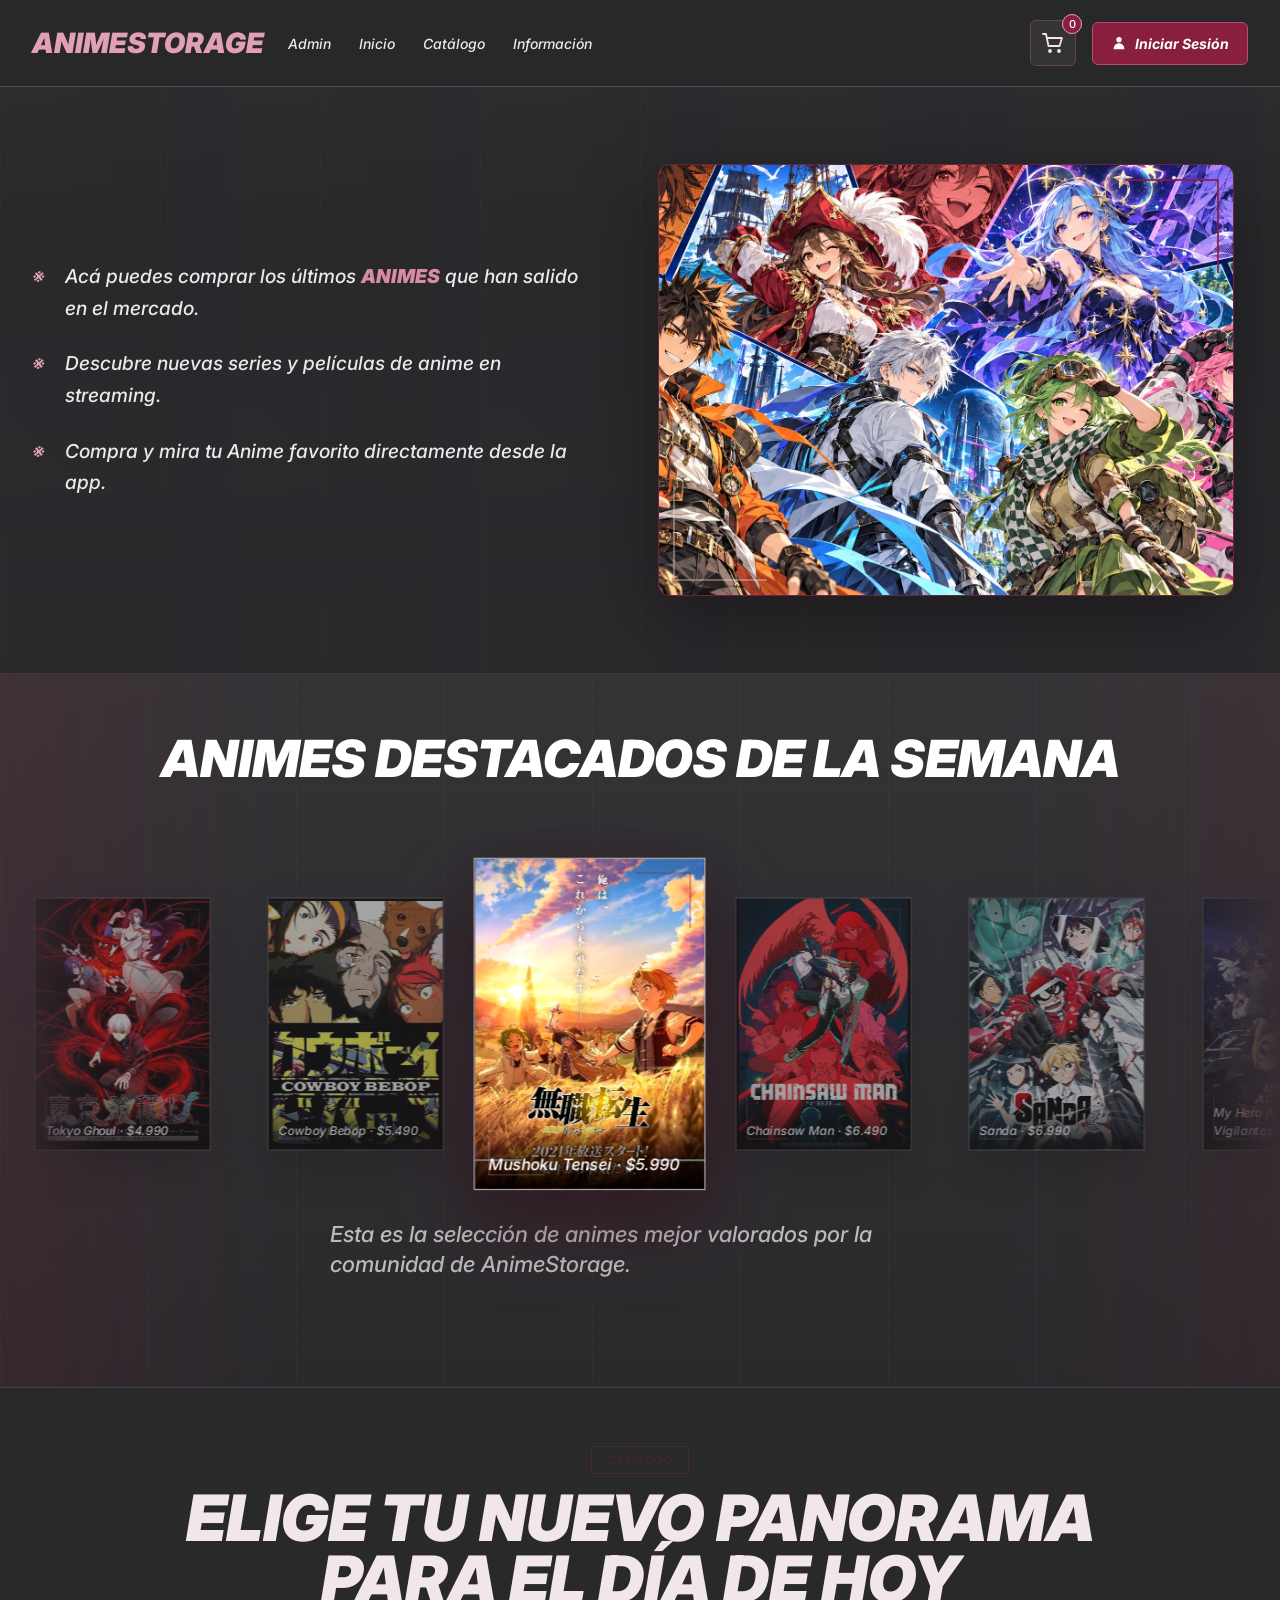
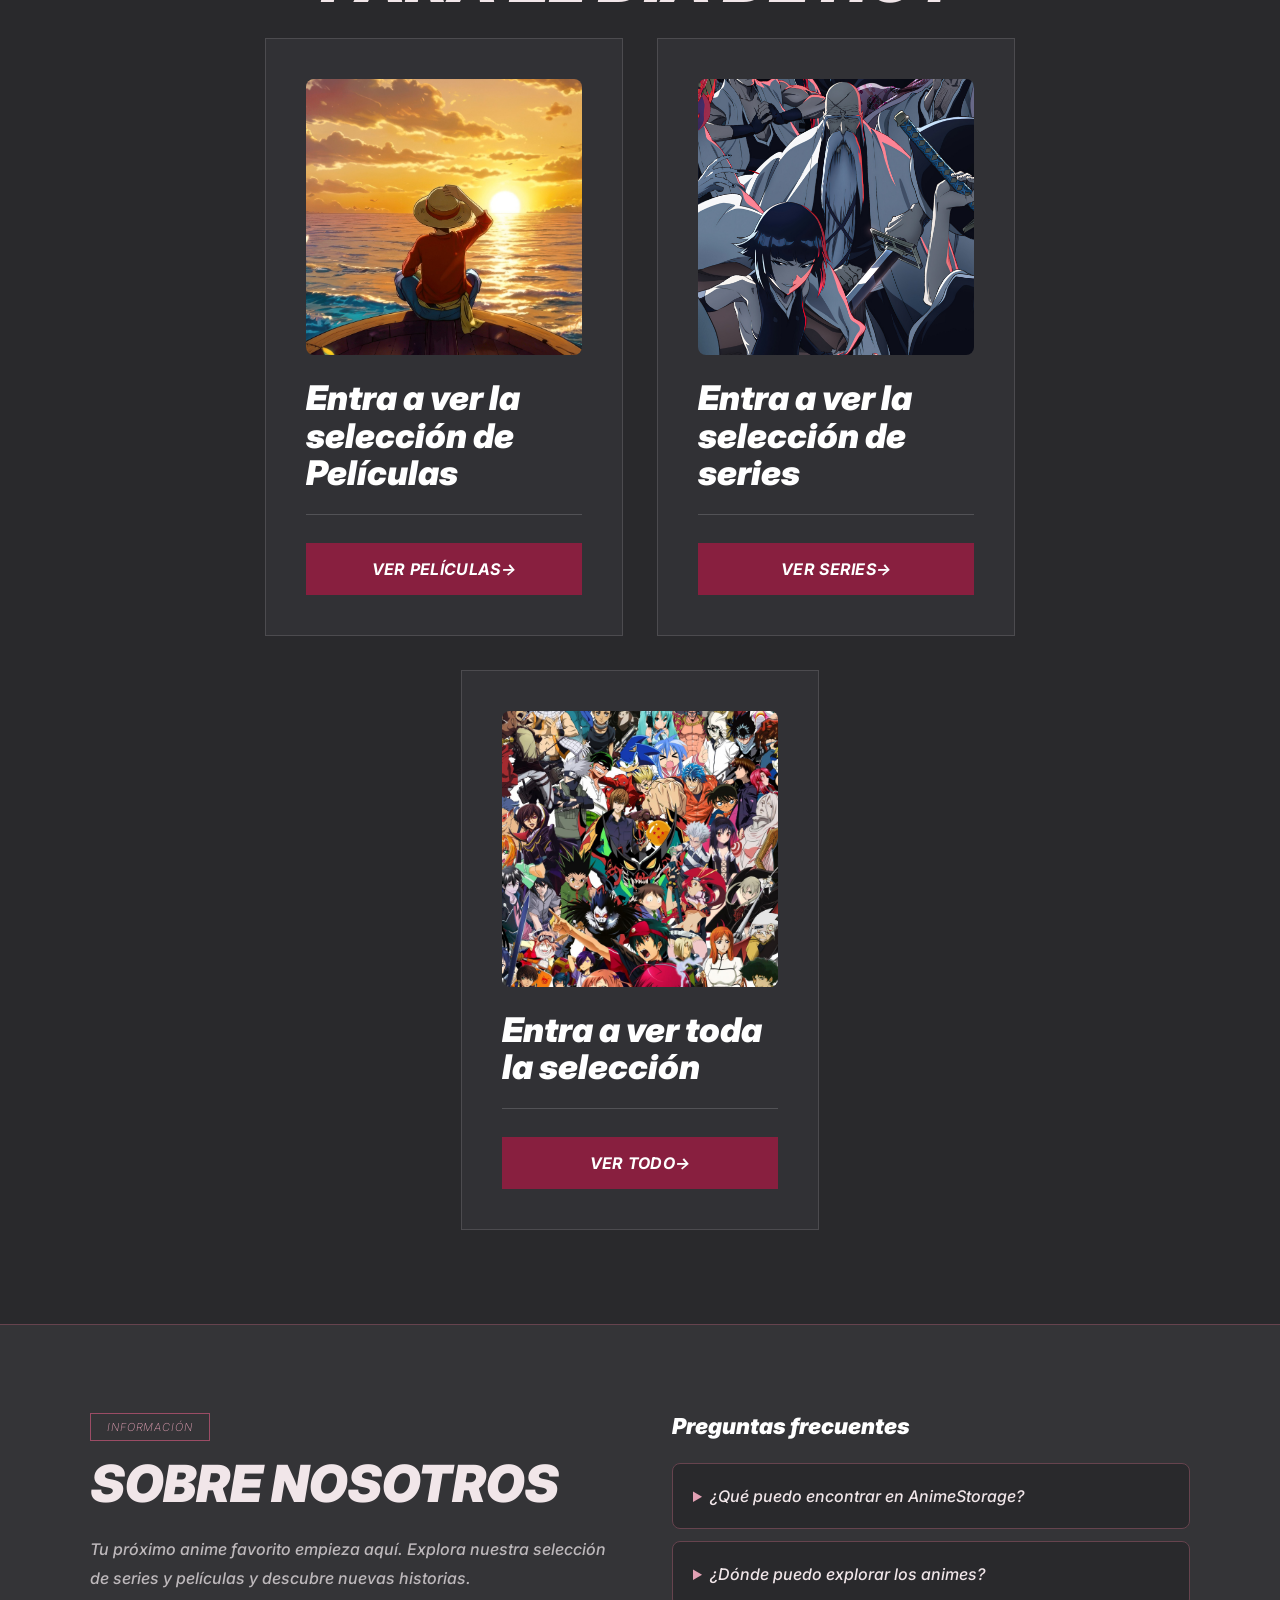
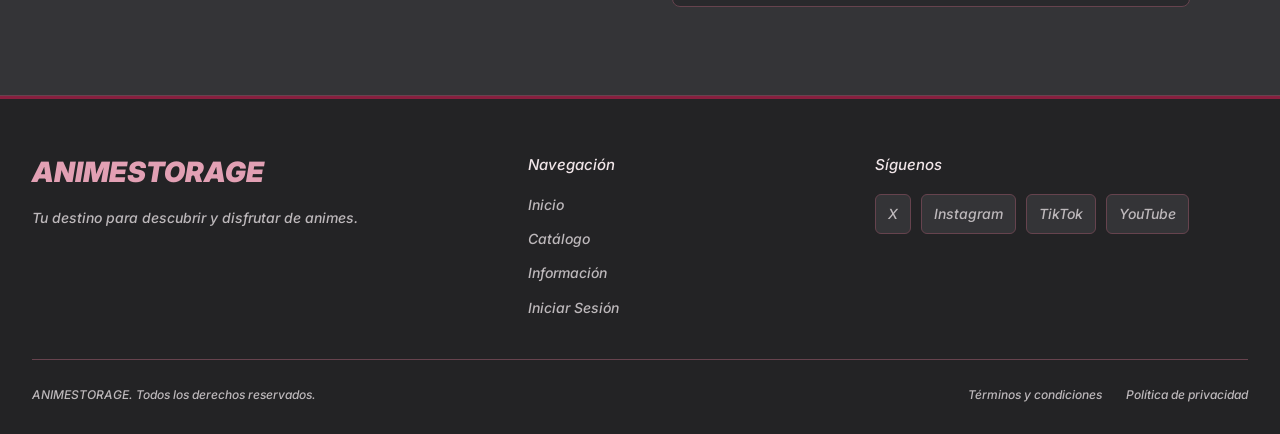
<file: index.html>
<!DOCTYPE html>
<html lang="es">
<head>
    <meta charset="UTF-8">
    <meta name="viewport" content="width=device-width, initial-scale=1.0">
    <title>AnimeStorage</title>
    <link href="assets/styles.css" rel="stylesheet">
    <script src="JavaScript/components/animation.js" defer></script>
    <script src="JavaScript/components/anime-seed.js" defer></script>
    <script src="JavaScript/components/database.js" defer></script>
    <script src="JavaScript/shop.js" defer></script>
</head>

<body class="font-inter">

<nav id="navbar" class="hero-glass-nav">
    <div class="topbar-inner">

        <a href="index.html" class="font-bebas">
            ANIMESTORAGE
        </a>

        <div class="topbar-links"><a class="nav-link" href="landing/admin.html">Admin</a>
            <a href="#list" class="nav-link text-sm font-inter">Inicio</a>
            <a href="#catalogo" class="nav-link text-sm font-inter">Catálogo</a>
            <a href="#informacion" class="nav-link text-sm font-inter">Información</a>

            <div class="topbar-actions">
            <a class="topbar-cart" href="landing/carrito.html" title="Ver carrito de compra">
                <svg viewBox="0 0 24 24" fill="none" stroke="currentColor" stroke-width="1.8" stroke-linecap="round" stroke-linejoin="round" aria-hidden="true"><path d="M2 3h3l2.5 12h11L21 7H6"/><circle cx="9" cy="20" r="1"/><circle cx="18" cy="20" r="1"/></svg>
                <span class="sr-only">Carrito de compra, productos: </span><span class="cart-badge" data-cart-count>0</span>
            </a>
            <a href="landing/login.html" class="nav-link-cta text-sm font-inter font-bold">
                <svg viewBox="0 0 24 24" fill="currentColor" aria-hidden="true">
                    <circle cx="12" cy="7" r="4"></circle>
                    <path d="M4 21c0-5.1 3.6-8.5 8-8.5s8 3.4 8 8.5v.5H4V21Z"></path>
                </svg>
                Iniciar Sesión
            </a>
            </div>

        </div>
    </div>
</nav>

<main id="contenido">

<section id="list" class="list-origin" aria-label="Acerca de AnimeStorage">
    <div>
        <div class="origin-grid">
            <div class="origin-copy">

                <ul class="origin-list">
                    <li>
                        <span class="origin-list-marker">※</span>
                        <span>Acá puedes comprar los últimos <span class="origin-accent">ANIMES</span> que han salido en el mercado.</span>
                    </li>
                    <li>
                        <span class="origin-list-marker">※</span>
                        <span>Descubre nuevas series y películas de anime en streaming.</span>
                    </li>
                    <li>
                        <span class="origin-list-marker">※</span>
                        <span>Compra y mira tu Anime favorito directamente desde la app.</span>
                    </li>
                </ul>
            </div>

            <div class="origin-photo-frame">
                <img src="assets/img/Card_Anime.jpeg" alt="Contenido creado con IA." loading="lazy" decoding="async">
            </div>
        </div>
    </div>
</section>

<section id="metodo" class="learning-showcase">
    <div>
        <div class="text-center">
            <h2 class="section-title font-bebas">ANIMES DESTACADOS DE LA SEMANA</h2>
        </div>
    </div>

    <div class="learning-carousel" aria-label="Galeria de accesos destacados">
        <div class="learning-carousel-track"></div>

        <p class="plans-subtitle">Esta es la selección de animes mejor valorados por la comunidad de AnimeStorage.</p>
    </div>

</section>

<section id="catalogo">

        <section class="plans-section">
            <span class="eyebrow">CATÁLOGO</span>
            <h1 class="plans-title">Elige tu nuevo panorama para el día de hoy</h1>

                <div class="plan-grid">

                        <a class="plan-card" href="landing/catalogo.html?tipo=pelicula">

                                <img src="assets/img/Catalogo_Luffy.jpg" alt="Ver Películas" class="plan-card-image">

                            <h3>Entra a ver la selección de Películas</h3>
                            <div class="plan-footer">
                                <span class="plan-footer-cta">Ver películas→</span>
                            </div>
                        </a>

                        <a class="plan-card" href="landing/catalogo.html?tipo=serie">

                                <img src="assets/img/Catalogo_Bleach.jpeg" alt="Ver Series" class="plan-card-image">

                            <h3>Entra a ver la selección de series</h3>
                            <div class="plan-footer">
                                <span class="plan-footer-cta">Ver series→</span>
                            </div>
                        </a>
                        <a class="plan-card" href="landing/catalogo.html">

                                <img src="assets/img/Catalogo_Animeverse.jpg" alt="Ver todo" class="plan-card-image">

                            <h3>Entra a ver toda la selección</h3>
                            <div class="plan-footer">
                                <span class="plan-footer-cta">Ver todo→</span>
                            </div>
                        </a>
                </div>

        </section>

</section>

<section id="informacion" class="information-section" aria-labelledby="information-title">
    <div class="information-inner">
        <header class="information-heading">
            <span class="eyebrow">INFORMACIÓN</span>
            <h2 id="information-title" class="section-title">Sobre nosotros</h2>
            <p>Tu próximo anime favorito empieza aquí. Explora nuestra selección de series y películas y descubre nuevas historias.</p>
        </header>
        <div class="information-faq">
            <h3>Preguntas frecuentes</h3>
            <details>
                <summary>¿Qué puedo encontrar en AnimeStorage?</summary>
                <p>Una selección de series y películas de anime, además de los destacados de la semana para descubrir qué ver.</p>
            </details>
            <details>
                <summary>¿Dónde puedo explorar los animes?</summary>
                <p>Visita nuestro <a href="landing/catalogo.html">catálogo</a> o revisa los destacados de esta página para encontrar tu próxima historia.</p>
            </details>
        </div>
    </div>
</section>

</main>

<footer class="site-footer">
    <div>
        <div class="footer-grid">

            <div>
                <h3 class="font-bebas">ANIMESTORAGE</h3>
                <p class="font-inter text-sm">Tu destino para descubrir y disfrutar de animes.</p>
            </div>

            <div>
                <h4 class="font-inter font-bold text-sm">Navegación</h4>
                <ul>
                    <li><a href="#list" class="font-inter text-sm">Inicio</a></li>
                    <li><a href="#catalogo" class="font-inter text-sm">Catálogo</a></li>
                    <li><a href="#informacion" class="font-inter text-sm">Información</a></li>
                    <li><a href="landing/login.html" class="font-inter text-sm">Iniciar Sesión</a></li>
                </ul>
            </div>

            <div>
                <h4>Síguenos</h4>
                <div class="footer-socials" aria-label="Redes sociales">
                    <a href="https://x.com/" target="_blank" rel="noopener noreferrer" aria-label="X (abre en otra pestaña)">X</a>
                    <a href="https://www.instagram.com/" target="_blank" rel="noopener noreferrer">Instagram</a>
                    <a href="https://www.tiktok.com/" target="_blank" rel="noopener noreferrer">TikTok</a>
                    <a href="https://www.youtube.com/" target="_blank" rel="noopener noreferrer">YouTube</a>
                </div>
            </div>
        </div>

        <div class="footer-bottom">
            <p class="font-inter text-xs">ANIMESTORAGE. Todos los derechos reservados.</p>
            <div>
                <a href="landing/terminos_y_condiciones.html" target="_blank" rel="noopener noreferrer" class="font-inter text-xs">Términos y condiciones</a>
                <a href="landing/politica_privacidad.html" target="_blank" rel="noopener noreferrer" class="font-inter text-xs">Política de privacidad</a>
            </div>
        </div>
    </div>
</footer>

<p id="shop-status" class="shop-status" role="status" hidden></p><noscript><p class="landing-note">Activa JavaScript para usar el catálogo, el carrito y el panel de administración.</p></noscript></body>
</html>
</file>
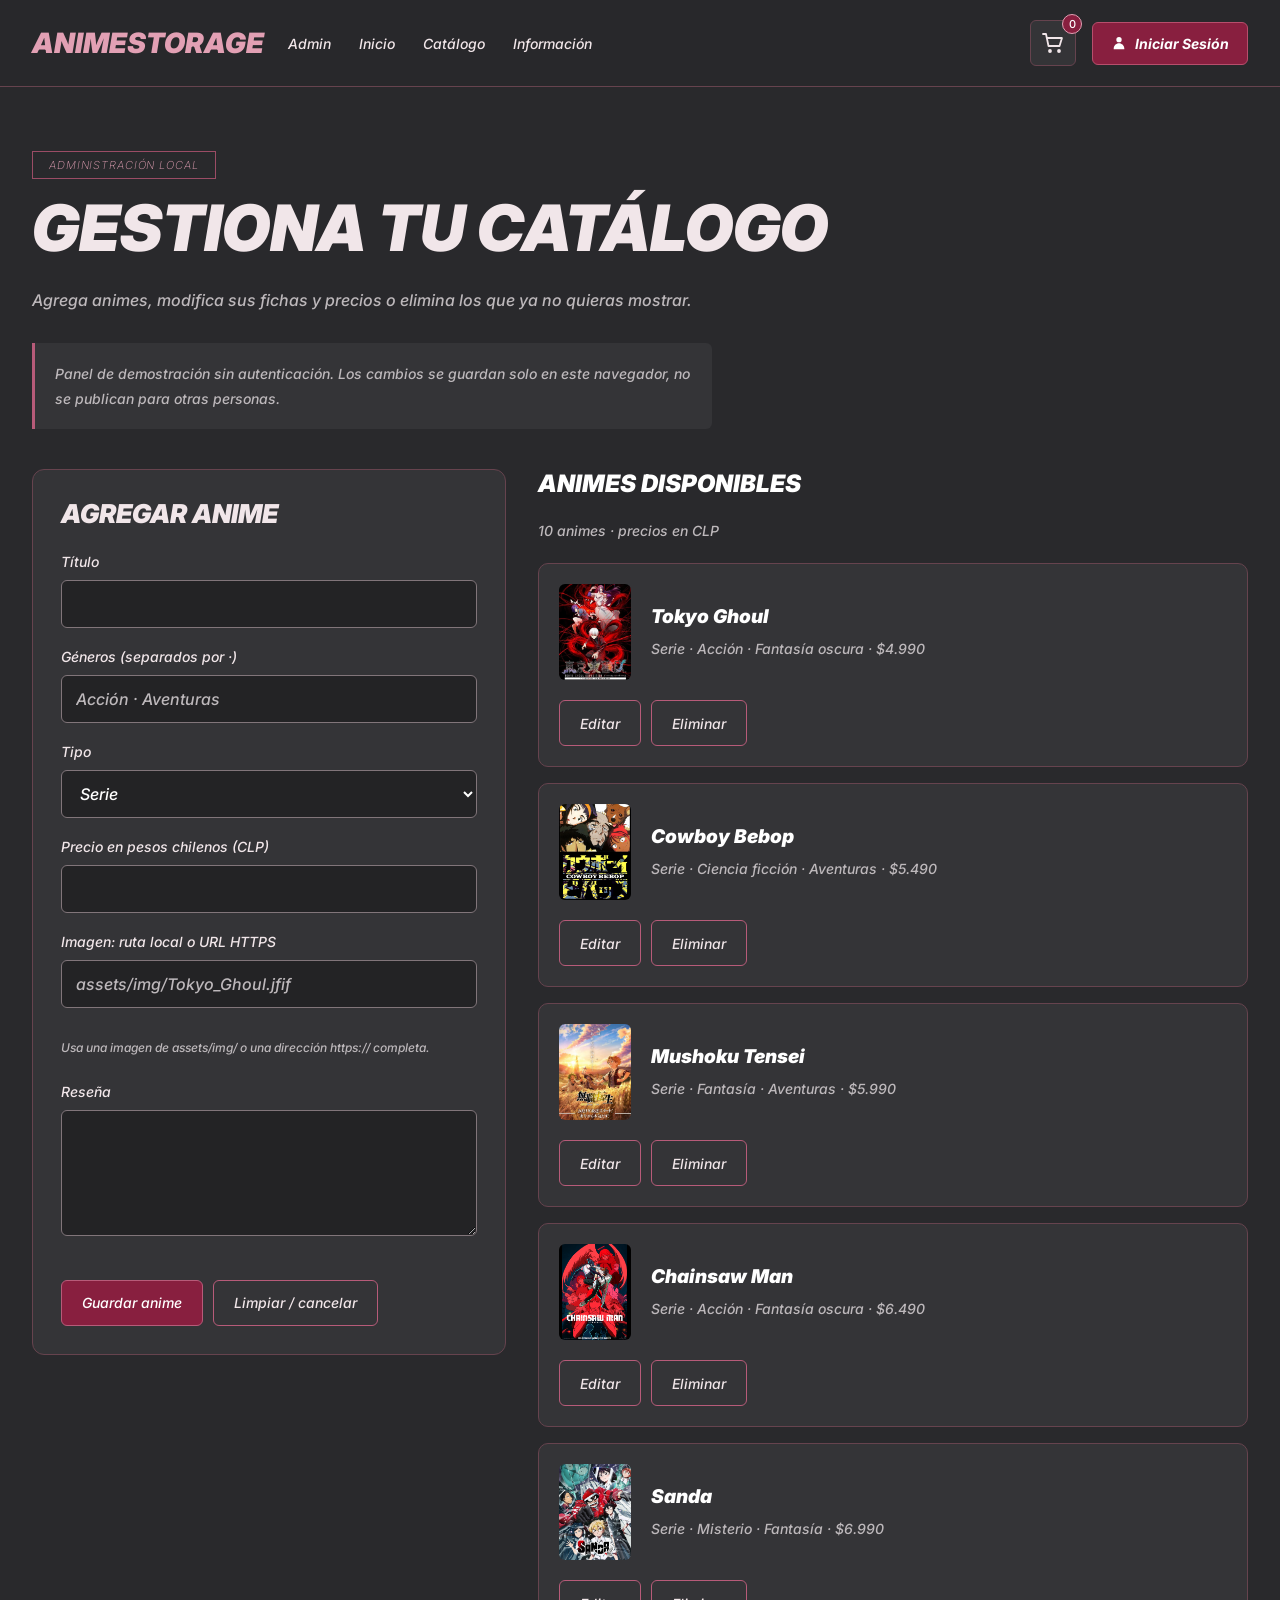
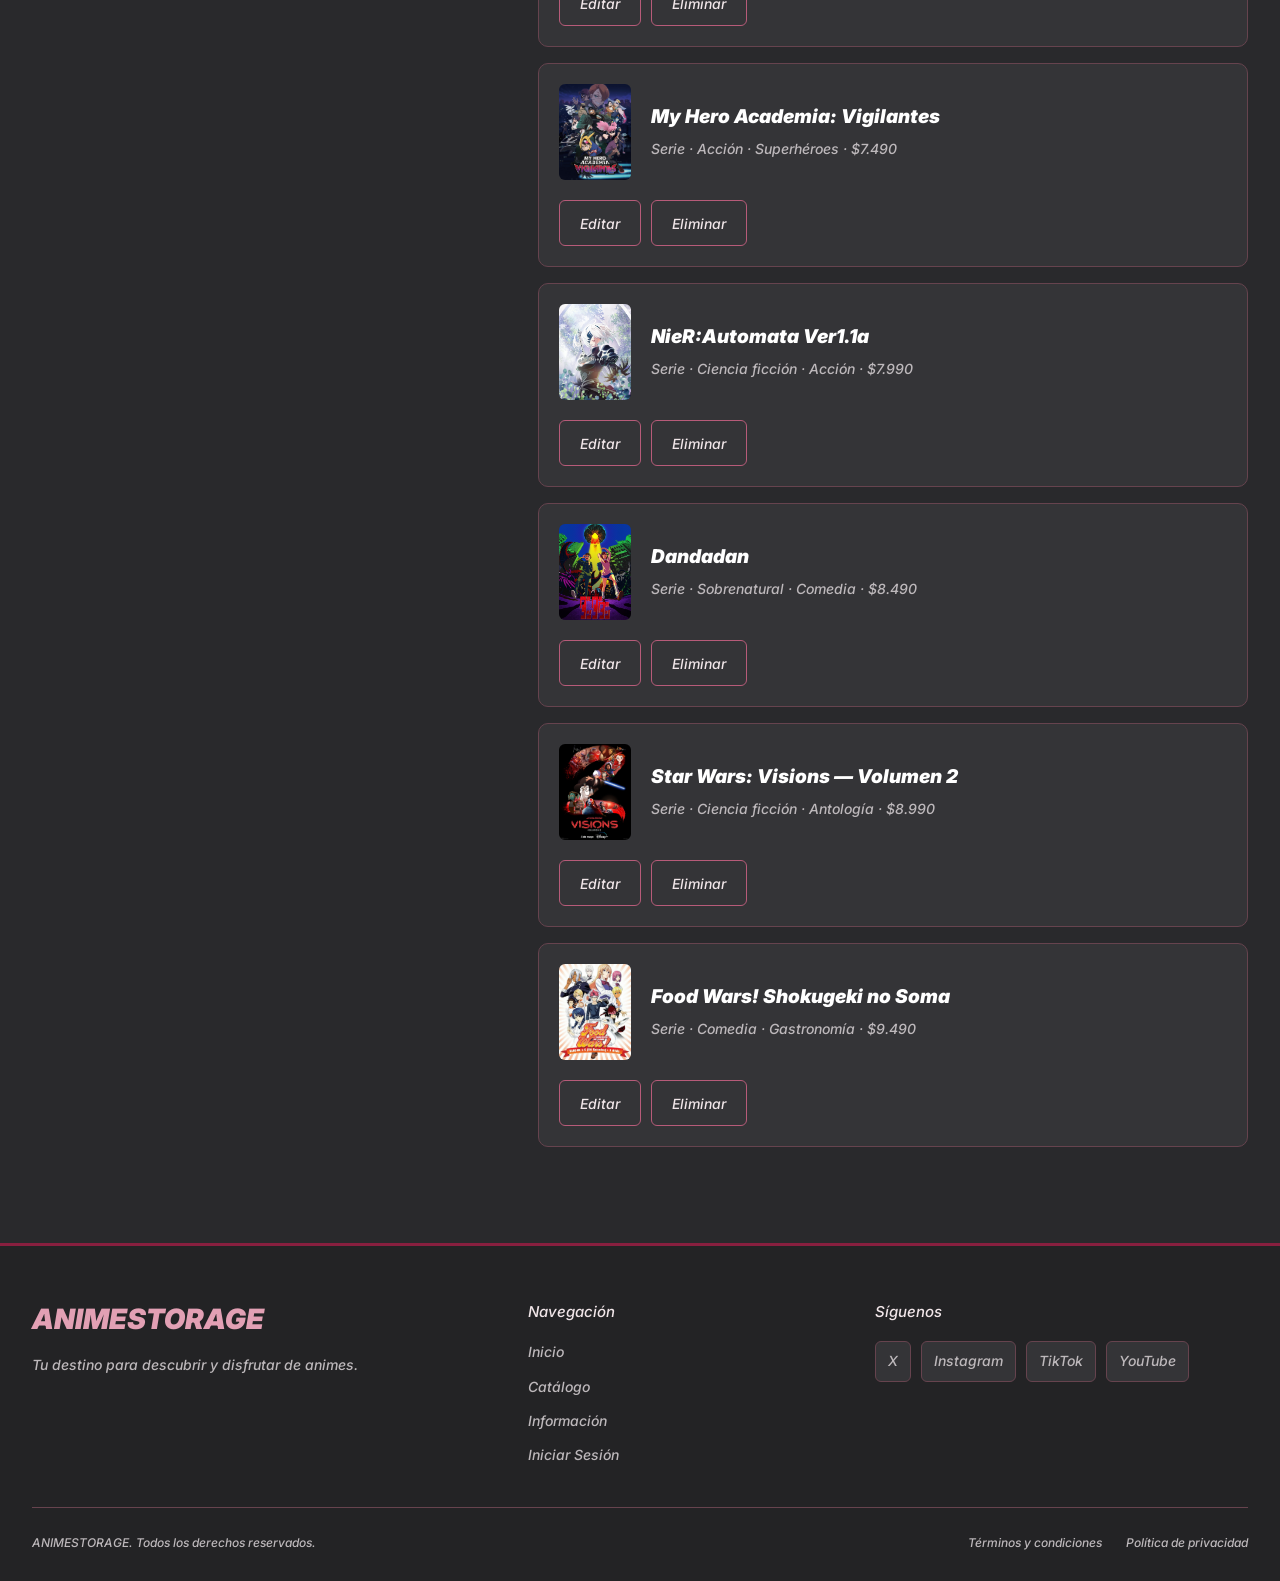
<file: landing/admin.html>
<!DOCTYPE html>
<html lang="es"><head><meta charset="UTF-8"><meta name="viewport" content="width=device-width, initial-scale=1.0"><title>Administración | AnimeStorage</title><link rel="stylesheet" href="../assets/styles.css"><script src="../JavaScript/components/anime-seed.js" defer></script><script src="../JavaScript/components/database.js" defer></script><script src="../JavaScript/shop.js" defer></script></head>
<body class="landing-page"><a class="skip-link" href="#contenido">Saltar al contenido</a><nav id="navbar" class="fixed top-0 left-0 w-full z-[100] transition-all duration-500 hero-glass-nav bg-navy/95 backdrop-blur-xl shadow-2xl">
    <div class="topbar-inner">
        <!-- Logo -->
        <a href="../index.html" class="font-bebas text-3xl tracking-normal text-red hover:text-paper transition-colors">
            ANIMESTORAGE
        </a>

        <!-- Links Desktop -->
        <div class="topbar-links"><a class="nav-link" href="admin.html">Admin</a>
            <a href="../index.html#list" class="nav-link text-sm font-inter font-normal tracking-wide text-white/80 hover:text-red transition-colors">Inicio</a>
            <a href="catalogo.html" class="nav-link text-sm font-inter font-normal tracking-wide text-white/80 hover:text-red transition-colors">Catálogo</a>
            <a href="../index.html#informacion" class="nav-link text-sm font-inter font-normal tracking-wide text-white/80 hover:text-red transition-colors">Información</a>

            <div class="topbar-actions">
            <a class="topbar-cart" href="carrito.html" title="Ver carrito de compra">
                <svg viewBox="0 0 24 24" fill="none" stroke="currentColor" stroke-width="1.8" stroke-linecap="round" stroke-linejoin="round" aria-hidden="true"><path d="M2 3h3l2.5 12h11L21 7H6"/><circle cx="9" cy="20" r="1"/><circle cx="18" cy="20" r="1"/></svg>
                <span class="sr-only">Carrito de compra, productos: </span><span class="cart-badge" data-cart-count>0</span>
            </a>
            <a href="login.html" class="nav-link-cta inline-flex items-center gap-2 bg-red text-white px-5 py-2.5 text-sm font-inter font-bold tracking-wide hover:bg-red/80 transition-all border-2 border-red hover:border-paper">
                <svg class="w-4 h-4 shrink-0" viewBox="0 0 24 24" fill="currentColor" aria-hidden="true">
                    <circle cx="12" cy="7" r="4"></circle>
                    <path d="M4 21c0-5.1 3.6-8.5 8-8.5s8 3.4 8 8.5v.5H4V21Z"></path>
                </svg>
                Iniciar Sesión
            </a>
            </div>

        </div>
    </div>
</nav>
<main id="contenido" class="landing-main" tabindex="-1"><header class="landing-heading"><span class="eyebrow">ADMINISTRACIÓN LOCAL</span><h1>Gestiona tu catálogo</h1><p>Agrega animes, modifica sus fichas y precios o elimina los que ya no quieras mostrar.</p><p class="landing-note">Panel de demostración sin autenticación. Los cambios se guardan solo en este navegador, no se publican para otras personas.</p></header>
<div class="admin-layout"><section class="shop-panel"><h2 id="editor-title">Agregar anime</h2>
<form id="product-form"><input type="hidden" id="product-id"><label for="product-title">Título</label><input id="product-title" maxlength="120" required>
<label for="product-genre">Géneros (separados por ·)</label><input id="product-genre" maxlength="120" placeholder="Acción · Aventuras" required>
<label for="product-type">Tipo</label><select id="product-type" required><option value="serie">Serie</option><option value="pelicula">Película</option></select>
<label for="product-price">Precio en pesos chilenos (CLP)</label><input id="product-price" type="number" min="1" max="10000000" step="1" required>
<label for="product-image">Imagen: ruta local o URL HTTPS</label><input id="product-image" placeholder="assets/img/Tokyo_Ghoul.jfif" required><p class="field-help">Usa una imagen de assets/img/ o una dirección https:// completa.</p>
<label for="product-description">Reseña</label><textarea id="product-description" rows="5" maxlength="2000" required></textarea>
<div class="shop-actions"><button class="landing-button" type="submit">Guardar anime</button><button id="cancel-edit" class="landing-button secondary" type="button">Limpiar / cancelar</button></div></form></section>
<section aria-labelledby="inventory-title"><h2 id="inventory-title">Animes disponibles</h2><p id="admin-count" class="catalog-status"></p><div id="admin-list"></div></section></div>
<dialog id="delete-dialog" class="anime-dialog" aria-labelledby="delete-title"><div class="dialog-content"><h2 id="delete-title">Eliminar anime</h2><p id="delete-description"></p><p>También se quitará de los carritos locales. Los pedidos ya registrados conservarán su detalle.</p><div class="shop-actions"><button id="delete-confirm" class="landing-button" type="button">Eliminar</button><button id="delete-cancel" class="landing-button secondary" type="button">Cancelar</button></div></div></dialog></main><footer class="site-footer">
    <div class="max-w-7xl mx-auto px-6">
        <div class="footer-grid">
            <!-- Brand -->
            <div>
                <h3 class="font-bebas text-3xl tracking-normal text-red mb-4">ANIMESTORAGE</h3>
                <p class="font-inter text-paper/50 text-sm leading-relaxed">Tu destino para descubrir y disfrutar de animes.</p>
            </div>

            <!-- Links -->
            <div>
                <h4 class="font-inter font-bold text-sm uppercase tracking-normal text-white mb-4">Navegación</h4>
                <ul class="space-y-2">
                    <li><a href="../index.html#list" class="font-inter text-sm text-paper/50 hover:text-red transition-colors">Inicio</a></li>
                    <li><a href="catalogo.html" class="font-inter text-sm text-paper/50 hover:text-red transition-colors">Catálogo</a></li>
                    <li><a href="../index.html#informacion" class="font-inter text-sm text-paper/50 hover:text-red transition-colors">Información</a></li>
                    <li><a href="login.html" class="font-inter text-sm text-paper/50 hover:text-red transition-colors">Iniciar Sesión</a></li>
                </ul>
            </div>

            <!-- Redes sociales -->
            <div>
                <h4>Síguenos</h4>
                <div class="footer-socials" aria-label="Redes sociales">
                    <a href="https://x.com/" target="_blank" rel="noopener noreferrer" aria-label="X (abre en otra pestaña)">X</a>
                    <a href="https://www.instagram.com/" target="_blank" rel="noopener noreferrer">Instagram</a>
                    <a href="https://www.tiktok.com/" target="_blank" rel="noopener noreferrer">TikTok</a>
                    <a href="https://www.youtube.com/" target="_blank" rel="noopener noreferrer">YouTube</a>
                </div>
            </div>
        </div>

        <div class="footer-bottom">
            <p class="font-inter text-xs text-muted">ANIMESTORAGE. Todos los derechos reservados.</p>
            <div class="flex gap-6">
                <a href="terminos_y_condiciones.html" target="_blank" rel="noopener noreferrer" class="font-inter text-xs text-muted hover:text-red transition-colors">Términos y condiciones</a>
                <a href="politica_privacidad.html" target="_blank" rel="noopener noreferrer" class="font-inter text-xs text-muted hover:text-red transition-colors">Política de privacidad</a>
            </div>
        </div>
    </div>
</footer><p id="shop-status" class="shop-status" role="status" hidden></p><noscript><p class="landing-note">Activa JavaScript para usar el catálogo, el carrito y el panel de administración.</p></noscript></body></html>
</file>
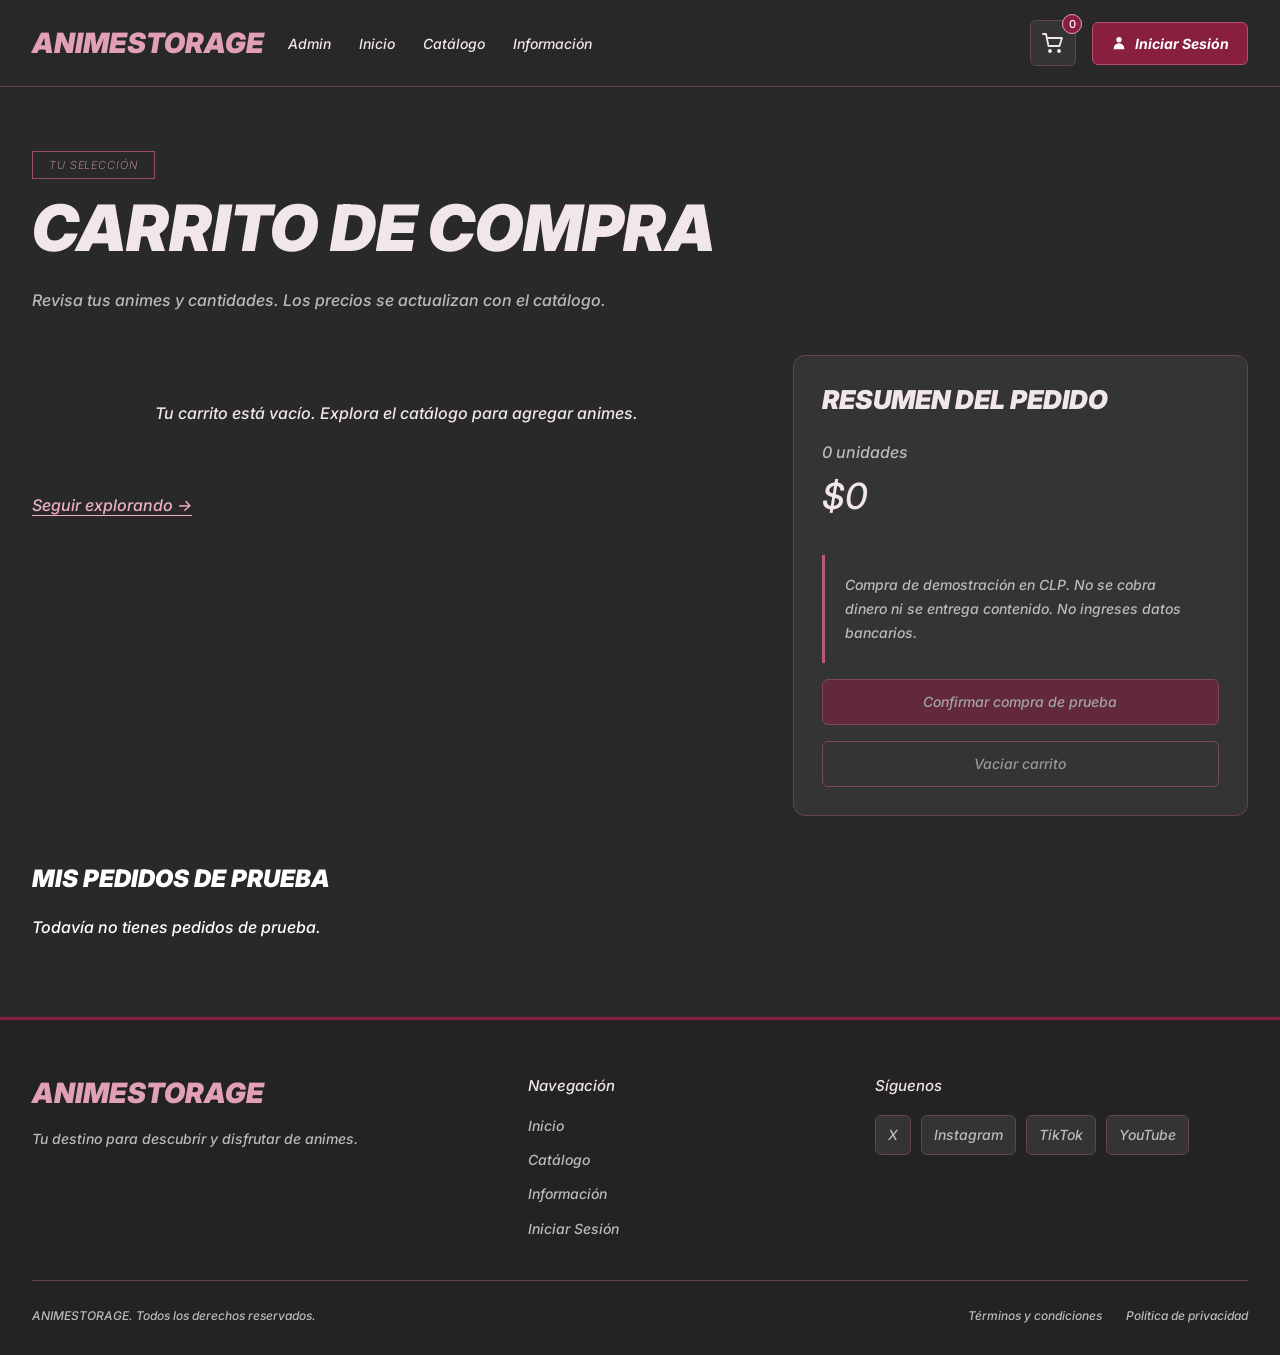
<file: landing/carrito.html>
<!DOCTYPE html>
<html lang="es"><head><meta charset="UTF-8"><meta name="viewport" content="width=device-width, initial-scale=1.0"><title>Carrito | AnimeStorage</title><link rel="stylesheet" href="../assets/styles.css"><script src="../JavaScript/components/anime-seed.js" defer></script><script src="../JavaScript/components/database.js" defer></script><script src="../JavaScript/shop.js" defer></script></head>
<body class="landing-page"><a class="skip-link" href="#contenido">Saltar al contenido</a><nav id="navbar" class="fixed top-0 left-0 w-full z-[100] transition-all duration-500 hero-glass-nav bg-navy/95 backdrop-blur-xl shadow-2xl">
    <div class="topbar-inner">
        <!-- Logo -->
        <a href="../index.html" class="font-bebas text-3xl tracking-normal text-red hover:text-paper transition-colors">
            ANIMESTORAGE
        </a>

        <!-- Links Desktop -->
        <div class="topbar-links"><a class="nav-link" href="admin.html">Admin</a>
            <a href="../index.html#list" class="nav-link text-sm font-inter font-normal tracking-wide text-white/80 hover:text-red transition-colors">Inicio</a>
            <a href="catalogo.html" class="nav-link text-sm font-inter font-normal tracking-wide text-white/80 hover:text-red transition-colors">Catálogo</a>
            <a href="../index.html#informacion" class="nav-link text-sm font-inter font-normal tracking-wide text-white/80 hover:text-red transition-colors">Información</a>

            <div class="topbar-actions">
            <a class="topbar-cart" href="carrito.html" title="Ver carrito de compra">
                <svg viewBox="0 0 24 24" fill="none" stroke="currentColor" stroke-width="1.8" stroke-linecap="round" stroke-linejoin="round" aria-hidden="true"><path d="M2 3h3l2.5 12h11L21 7H6"/><circle cx="9" cy="20" r="1"/><circle cx="18" cy="20" r="1"/></svg>
                <span class="sr-only">Carrito de compra, productos: </span><span class="cart-badge" data-cart-count>0</span>
            </a>
            <a href="login.html" class="nav-link-cta inline-flex items-center gap-2 bg-red text-white px-5 py-2.5 text-sm font-inter font-bold tracking-wide hover:bg-red/80 transition-all border-2 border-red hover:border-paper">
                <svg class="w-4 h-4 shrink-0" viewBox="0 0 24 24" fill="currentColor" aria-hidden="true">
                    <circle cx="12" cy="7" r="4"></circle>
                    <path d="M4 21c0-5.1 3.6-8.5 8-8.5s8 3.4 8 8.5v.5H4V21Z"></path>
                </svg>
                Iniciar Sesión
            </a>
            </div>

        </div>
    </div>
</nav>
<main id="contenido" class="landing-main" tabindex="-1"><header class="landing-heading"><span class="eyebrow">TU SELECCIÓN</span><h1>Carrito de compra</h1><p>Revisa tus animes y cantidades. Los precios se actualizan con el catálogo.</p></header>
<div class="shop-layout"><section aria-label="Productos del carrito"><div id="cart-items"></div><a class="landing-text-link" href="catalogo.html">Seguir explorando →</a></section>
<aside class="shop-panel"><h2>Resumen del pedido</h2><p id="cart-units"></p><p class="cart-total" id="cart-total"></p><p class="landing-note">Compra de demostración en CLP. No se cobra dinero ni se entrega contenido. No ingreses datos bancarios.</p>
<button id="checkout" class="landing-button" type="button">Confirmar compra de prueba</button><button id="clear-cart" class="landing-button secondary" type="button">Vaciar carrito</button></aside></div>
<section id="order-result" class="shop-panel" hidden aria-labelledby="order-title"><h2 id="order-title">Pedido de prueba registrado</h2><div id="order-detail"></div></section>
<section class="order-history"><h2>Mis pedidos de prueba</h2><div id="order-history"></div></section></main><footer class="site-footer">
    <div class="max-w-7xl mx-auto px-6">
        <div class="footer-grid">
            <!-- Brand -->
            <div>
                <h3 class="font-bebas text-3xl tracking-normal text-red mb-4">ANIMESTORAGE</h3>
                <p class="font-inter text-paper/50 text-sm leading-relaxed">Tu destino para descubrir y disfrutar de animes.</p>
            </div>

            <!-- Links -->
            <div>
                <h4 class="font-inter font-bold text-sm uppercase tracking-normal text-white mb-4">Navegación</h4>
                <ul class="space-y-2">
                    <li><a href="../index.html#list" class="font-inter text-sm text-paper/50 hover:text-red transition-colors">Inicio</a></li>
                    <li><a href="catalogo.html" class="font-inter text-sm text-paper/50 hover:text-red transition-colors">Catálogo</a></li>
                    <li><a href="../index.html#informacion" class="font-inter text-sm text-paper/50 hover:text-red transition-colors">Información</a></li>
                    <li><a href="login.html" class="font-inter text-sm text-paper/50 hover:text-red transition-colors">Iniciar Sesión</a></li>
                </ul>
            </div>

            <!-- Redes sociales -->
            <div>
                <h4>Síguenos</h4>
                <div class="footer-socials" aria-label="Redes sociales">
                    <a href="https://x.com/" target="_blank" rel="noopener noreferrer" aria-label="X (abre en otra pestaña)">X</a>
                    <a href="https://www.instagram.com/" target="_blank" rel="noopener noreferrer">Instagram</a>
                    <a href="https://www.tiktok.com/" target="_blank" rel="noopener noreferrer">TikTok</a>
                    <a href="https://www.youtube.com/" target="_blank" rel="noopener noreferrer">YouTube</a>
                </div>
            </div>
        </div>

        <div class="footer-bottom">
            <p class="font-inter text-xs text-muted">ANIMESTORAGE. Todos los derechos reservados.</p>
            <div class="flex gap-6">
                <a href="terminos_y_condiciones.html" target="_blank" rel="noopener noreferrer" class="font-inter text-xs text-muted hover:text-red transition-colors">Términos y condiciones</a>
                <a href="politica_privacidad.html" target="_blank" rel="noopener noreferrer" class="font-inter text-xs text-muted hover:text-red transition-colors">Política de privacidad</a>
            </div>
        </div>
    </div>
</footer><p id="shop-status" class="shop-status" role="status" hidden></p><noscript><p class="landing-note">Activa JavaScript para usar el catálogo, el carrito y el panel de administración.</p></noscript></body></html>
</file>
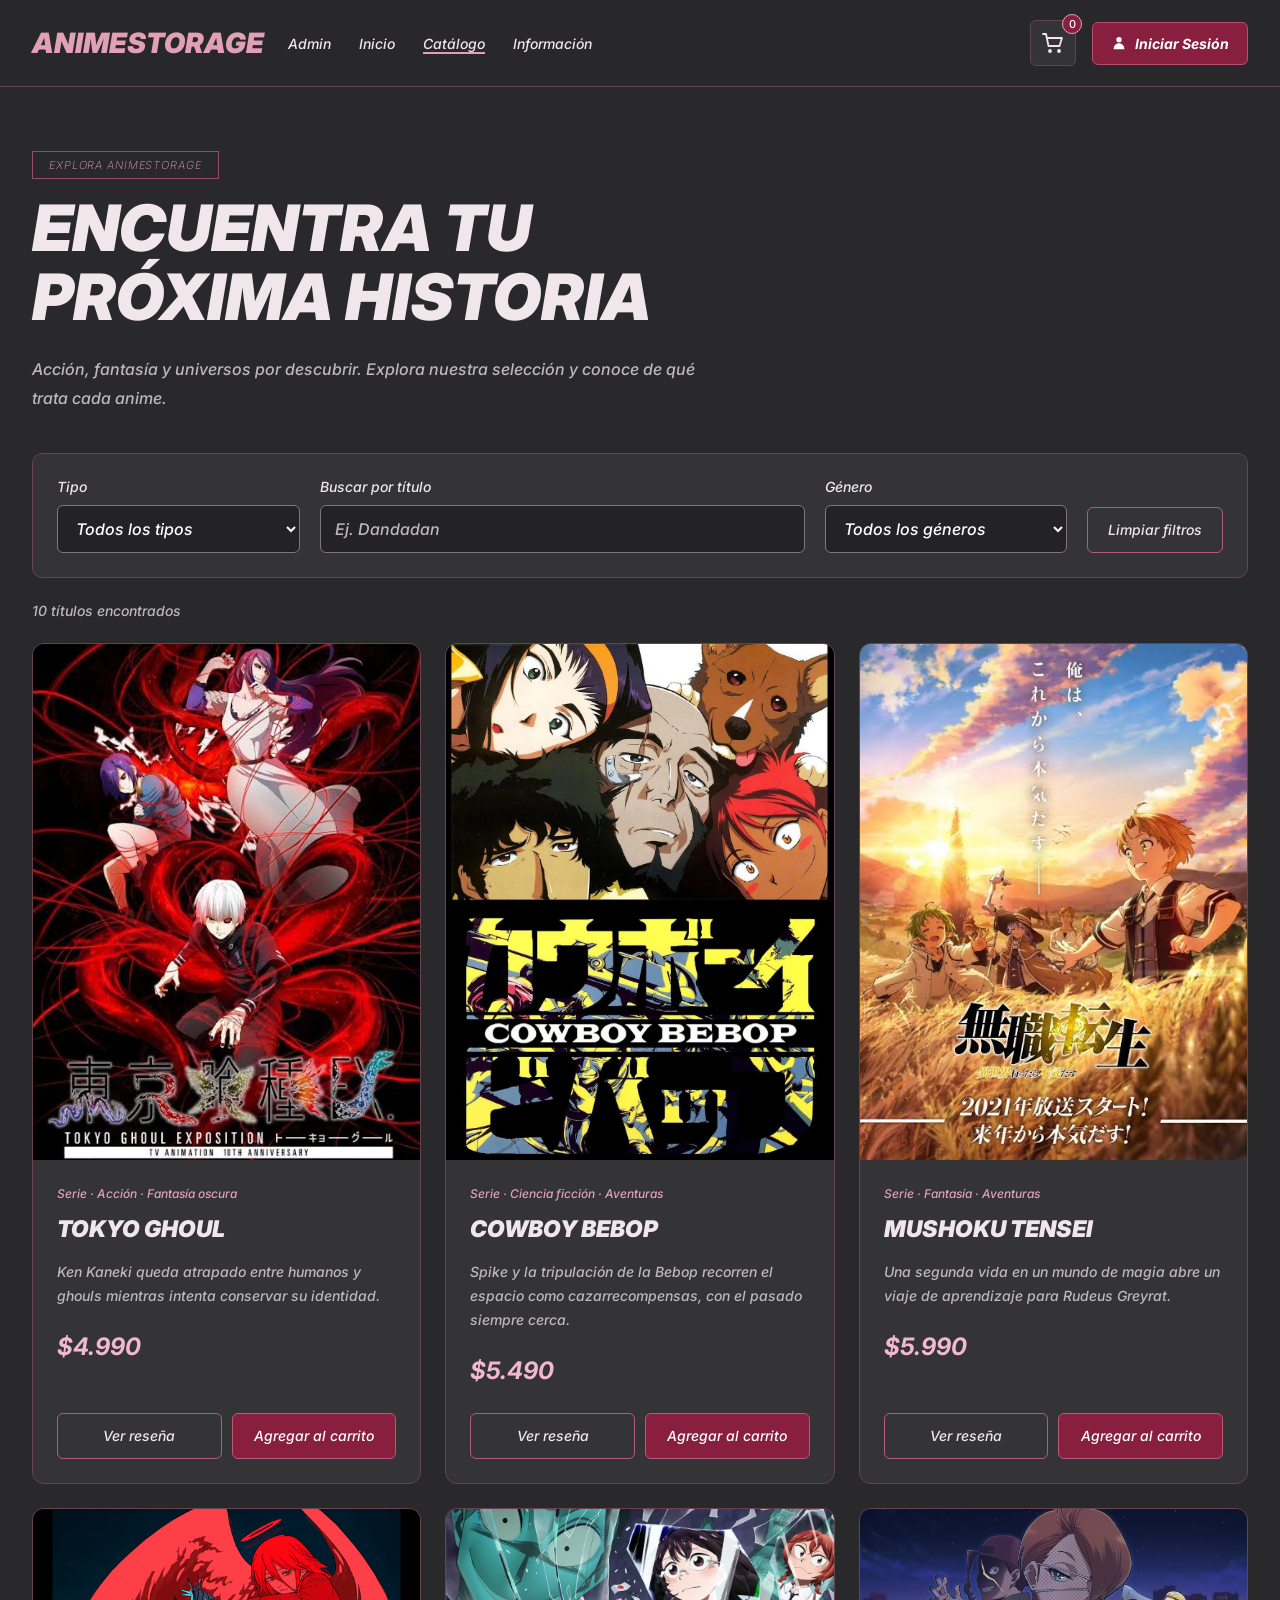
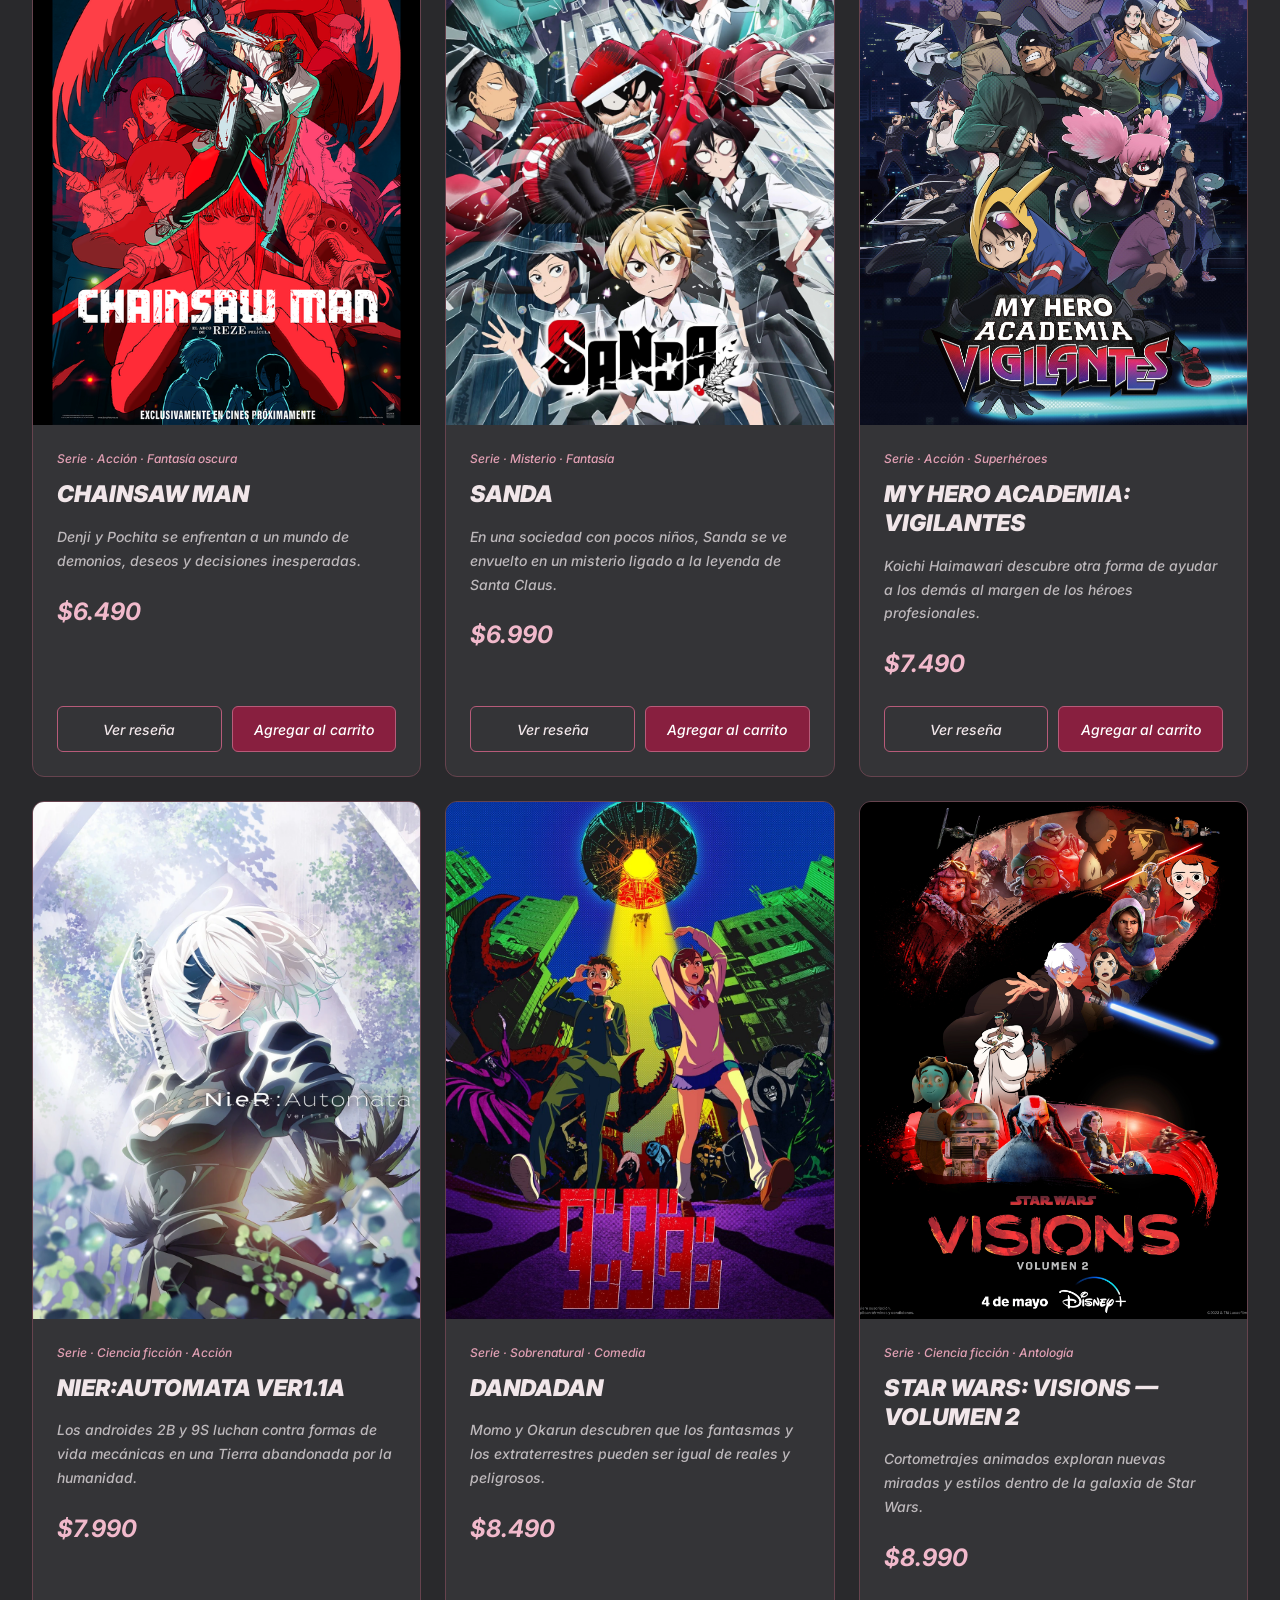
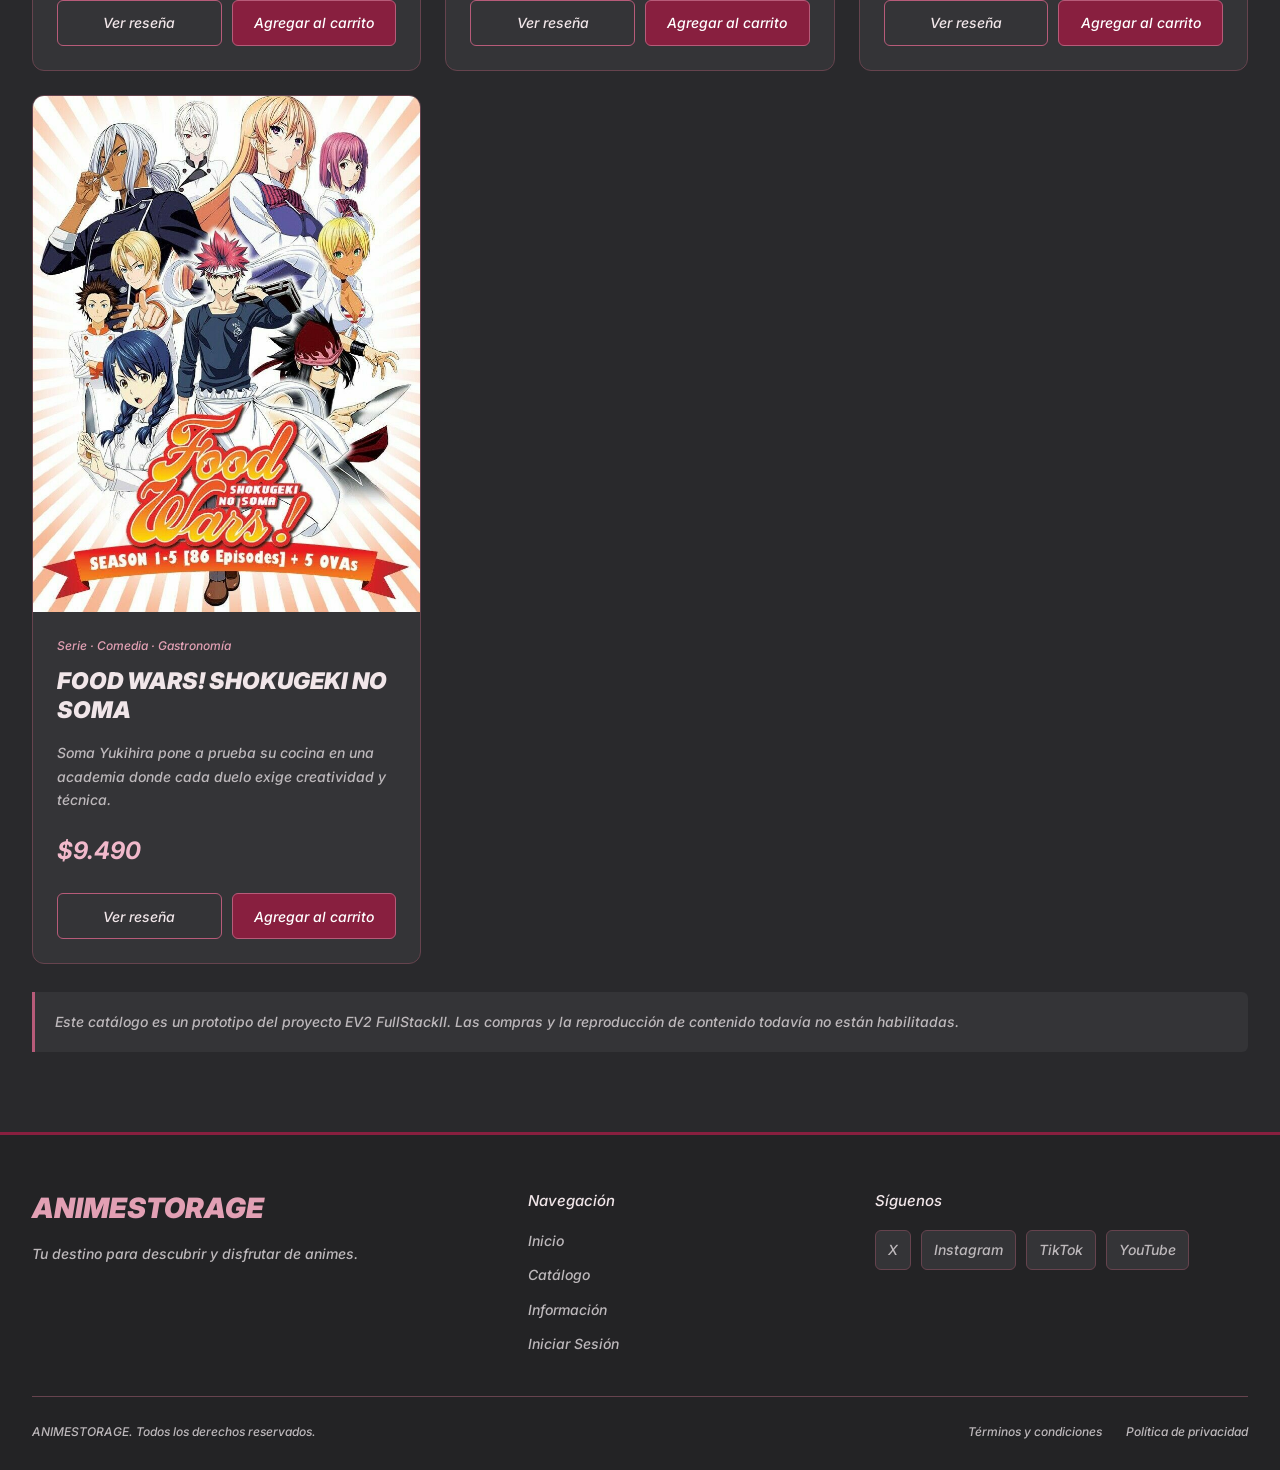
<file: landing/catalogo.html>
<!DOCTYPE html>
<html lang="es">
<head>
    <meta charset="UTF-8">
    <meta name="viewport" content="width=device-width, initial-scale=1.0">
    <meta name="description" content="Descubre series, aventuras y nuevas historias en el catálogo de AnimeStorage.">
    <title>Catálogo | AnimeStorage</title>
    <link rel="stylesheet" href="../assets/styles.css">

<script src="../JavaScript/components/anime-seed.js" defer></script><script src="../JavaScript/components/database.js" defer></script><script src="../JavaScript/shop.js" defer></script></head>
<body class="landing-page">
    <a class="skip-link" href="#contenido">Saltar al contenido</a>
<nav id="navbar" class="fixed top-0 left-0 w-full z-[100] transition-all duration-500 hero-glass-nav bg-navy/95 backdrop-blur-xl shadow-2xl">
    <div class="topbar-inner">
        <!-- Logo -->
        <a href="../index.html" class="font-bebas text-3xl tracking-normal text-red hover:text-paper transition-colors">
            ANIMESTORAGE
        </a>

        <!-- Links Desktop -->
        <div class="topbar-links"><a class="nav-link" href="admin.html">Admin</a>
            <a href="../index.html#list" class="nav-link text-sm font-inter font-normal tracking-wide text-white/80 hover:text-red transition-colors">Inicio</a>
            <a href="catalogo.html" aria-current="page" class="nav-link text-sm font-inter font-normal tracking-wide text-white/80 hover:text-red transition-colors">Catálogo</a>
            <a href="../index.html#informacion" class="nav-link text-sm font-inter font-normal tracking-wide text-white/80 hover:text-red transition-colors">Información</a>

            <div class="topbar-actions">
            <a class="topbar-cart" href="carrito.html" title="Ver carrito de compra">
                <svg viewBox="0 0 24 24" fill="none" stroke="currentColor" stroke-width="1.8" stroke-linecap="round" stroke-linejoin="round" aria-hidden="true"><path d="M2 3h3l2.5 12h11L21 7H6"/><circle cx="9" cy="20" r="1"/><circle cx="18" cy="20" r="1"/></svg>
                <span class="sr-only">Carrito de compra, productos: </span><span class="cart-badge" data-cart-count>0</span>
            </a>
            <a href="login.html" class="nav-link-cta inline-flex items-center gap-2 bg-red text-white px-5 py-2.5 text-sm font-inter font-bold tracking-wide hover:bg-red/80 transition-all border-2 border-red hover:border-paper">
                <svg class="w-4 h-4 shrink-0" viewBox="0 0 24 24" fill="currentColor" aria-hidden="true">
                    <circle cx="12" cy="7" r="4"></circle>
                    <path d="M4 21c0-5.1 3.6-8.5 8-8.5s8 3.4 8 8.5v.5H4V21Z"></path>
                </svg>
                Iniciar Sesión
            </a>
            </div>

        </div>
    </div>
</nav>
<main id="contenido" class="landing-main" tabindex="-1">

<header class="landing-heading"><span class="eyebrow">EXPLORA ANIMESTORAGE</span><h1>Encuentra tu próxima historia</h1>
<p>Acción, fantasía y universos por descubrir. Explora nuestra selección y conoce de qué trata cada anime.</p></header>
<section aria-label="Buscar en el catálogo" class="catalog-toolbar">
    <div><label for="catalog-type">Tipo</label><select id="catalog-type"><option value="">Todos los tipos</option><option value="pelicula">Películas</option><option value="serie">Series</option></select></div>
    <div><label for="catalog-search">Buscar por título</label><input id="catalog-search" type="search" placeholder="Ej. Dandadan" autocomplete="off"></div>
    <div><label for="catalog-genre">Género</label><select id="catalog-genre"><option value="">Todos los géneros</option></select></div>
    <button id="catalog-reset" class="landing-button secondary" type="button">Limpiar filtros</button>
</section>
<p id="catalog-count" class="catalog-status" role="status">10 títulos disponibles para explorar</p>
<section id="catalog-grid" class="catalog-grid" aria-label="Selección de anime"></section>
<p id="catalog-empty" class="empty-state" hidden>No encontramos títulos con esos filtros. Prueba otro nombre o género.</p>
<aside class="landing-note">Este catálogo es un prototipo del proyecto EV2 FullStackII. Las compras y la reproducción de contenido todavía no están habilitadas.</aside>
<dialog id="anime-dialog" class="anime-dialog" aria-labelledby="anime-dialog-title">
    <div class="dialog-content"><h2 id="anime-dialog-title"></h2><p id="anime-dialog-genre" class="catalog-genre"></p><p id="anime-dialog-description"></p>
    <p class="landing-note">Puedes agregar este anime desde su ficha del catálogo. La compra es una demostración sin cobro.</p>
    <form method="dialog"><button class="landing-button" autofocus>Cerrar reseña</button></form></div>
</dialog>


</main>
<footer class="site-footer">
    <div class="max-w-7xl mx-auto px-6">
        <div class="footer-grid">
            <!-- Brand -->
            <div>
                <h3 class="font-bebas text-3xl tracking-normal text-red mb-4">ANIMESTORAGE</h3>
                <p class="font-inter text-paper/50 text-sm leading-relaxed">Tu destino para descubrir y disfrutar de animes.</p>
            </div>

            <!-- Links -->
            <div>
                <h4 class="font-inter font-bold text-sm uppercase tracking-normal text-white mb-4">Navegación</h4>
                <ul class="space-y-2">
                    <li><a href="../index.html" class="font-inter text-sm text-paper/50 hover:text-red transition-colors">Inicio</a></li>
                    <li><a href="catalogo.html" class="font-inter text-sm text-paper/50 hover:text-red transition-colors">Catálogo</a></li>
                    <li><a href="../index.html#informacion" class="font-inter text-sm text-paper/50 hover:text-red transition-colors">Información</a></li>
                    <li><a href="login.html" class="font-inter text-sm text-paper/50 hover:text-red transition-colors">Iniciar Sesión</a></li>
                </ul>
            </div>

            <!-- Redes sociales -->
            <div>
                <h4>Síguenos</h4>
                <div class="footer-socials" aria-label="Redes sociales">
                    <a href="https://x.com/" target="_blank" rel="noopener noreferrer" aria-label="X (abre en otra pestaña)">X</a>
                    <a href="https://www.instagram.com/" target="_blank" rel="noopener noreferrer">Instagram</a>
                    <a href="https://www.tiktok.com/" target="_blank" rel="noopener noreferrer">TikTok</a>
                    <a href="https://www.youtube.com/" target="_blank" rel="noopener noreferrer">YouTube</a>
                </div>
            </div>
        </div>

        <div class="footer-bottom">
            <p class="font-inter text-xs text-muted">ANIMESTORAGE. Todos los derechos reservados.</p>
            <div class="flex gap-6">
                <a href="terminos_y_condiciones.html" target="_blank" rel="noopener noreferrer" class="font-inter text-xs text-muted hover:text-red transition-colors">Términos y condiciones</a>
                <a href="politica_privacidad.html" target="_blank" rel="noopener noreferrer" class="font-inter text-xs text-muted hover:text-red transition-colors">Política de privacidad</a>
            </div>
        </div>
    </div>
</footer>
<p id="shop-status" class="shop-status" role="status" hidden></p><noscript><p class="landing-note">Activa JavaScript para usar el catálogo, el carrito y el panel de administración.</p></noscript></body>
</html>
</file>
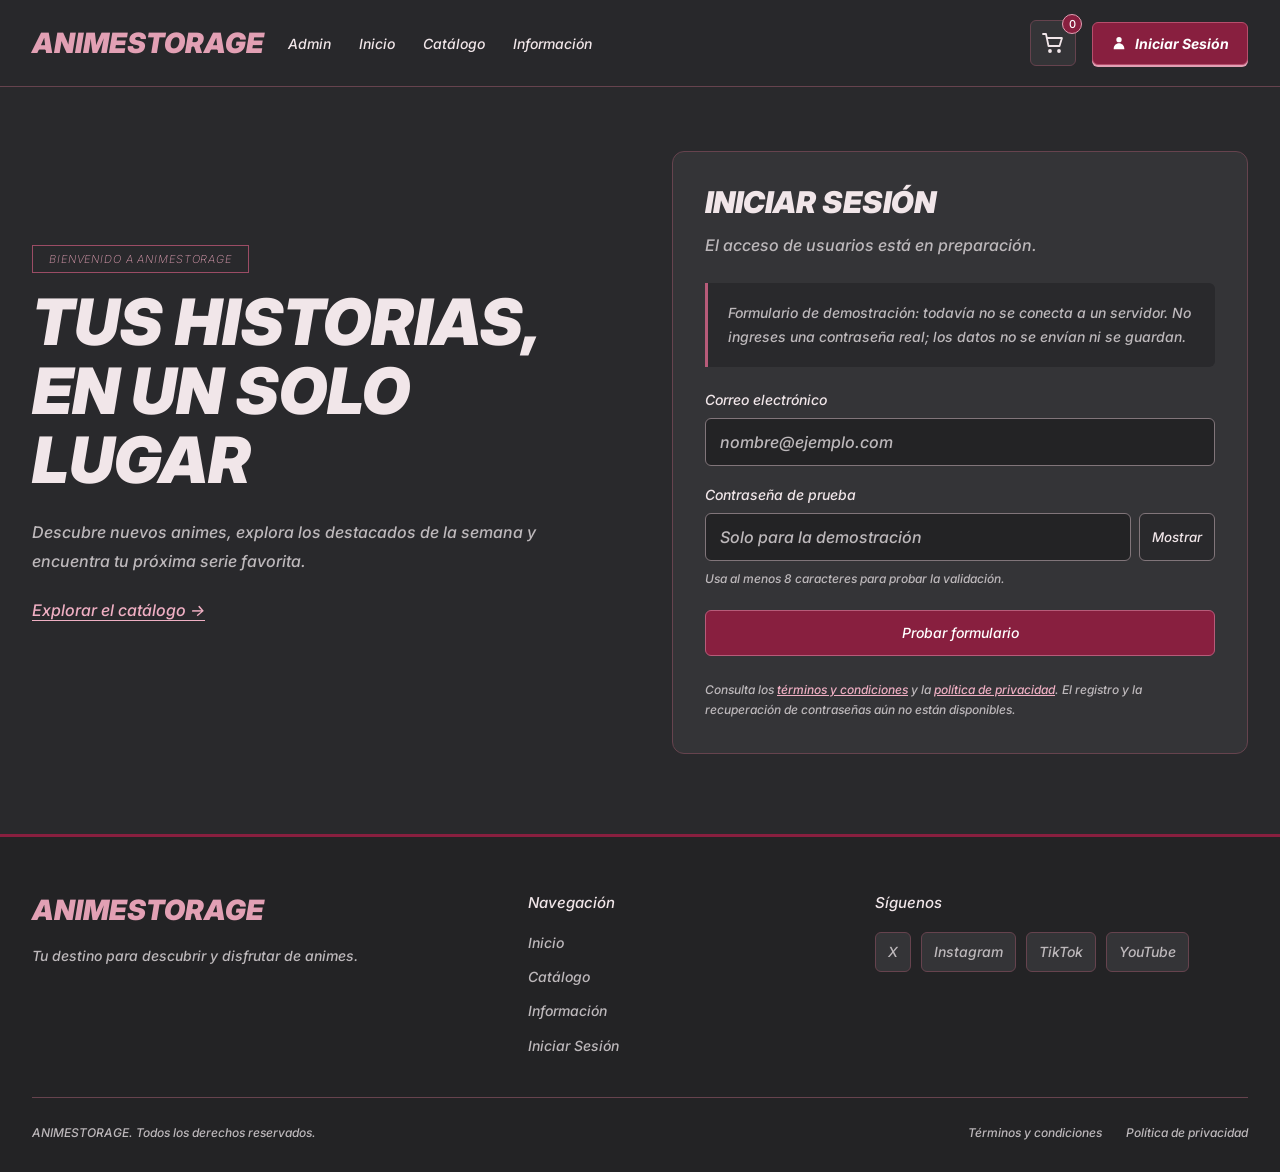
<file: landing/login.html>
<!DOCTYPE html>
<html lang="es">
<head>
    <meta charset="UTF-8">
    <meta name="viewport" content="width=device-width, initial-scale=1.0">
    <meta name="description" content="Accede a AnimeStorage. Conoce el estado del acceso de usuarios de este proyecto.">
    <title>Iniciar sesión | AnimeStorage</title>
    <link rel="stylesheet" href="../assets/styles.css">
    <script src="../JavaScript/landing.js" defer></script>
<script src="../JavaScript/components/anime-seed.js" defer></script><script src="../JavaScript/components/database.js" defer></script><script src="../JavaScript/shop.js" defer></script></head>
<body class="landing-page">
    <a class="skip-link" href="#contenido">Saltar al contenido</a>
<nav id="navbar" class="fixed top-0 left-0 w-full z-[100] transition-all duration-500 hero-glass-nav bg-navy/95 backdrop-blur-xl shadow-2xl">
    <div class="topbar-inner">
        <!-- Logo -->
        <a href="../index.html" class="font-bebas text-3xl tracking-normal text-red hover:text-paper transition-colors">
            ANIMESTORAGE
        </a>

        <!-- Links Desktop -->
        <div class="topbar-links"><a class="nav-link" href="admin.html">Admin</a>
            <a href="../index.html#list" class="nav-link text-sm font-inter font-normal tracking-wide text-white/80 hover:text-red transition-colors">Inicio</a>
            <a href="catalogo.html" class="nav-link text-sm font-inter font-normal tracking-wide text-white/80 hover:text-red transition-colors">Catálogo</a>
            <a href="../index.html#informacion" class="nav-link text-sm font-inter font-normal tracking-wide text-white/80 hover:text-red transition-colors">Información</a>

            <div class="topbar-actions">
            <a class="topbar-cart" href="carrito.html" title="Ver carrito de compra">
                <svg viewBox="0 0 24 24" fill="none" stroke="currentColor" stroke-width="1.8" stroke-linecap="round" stroke-linejoin="round" aria-hidden="true"><path d="M2 3h3l2.5 12h11L21 7H6"/><circle cx="9" cy="20" r="1"/><circle cx="18" cy="20" r="1"/></svg>
                <span class="sr-only">Carrito de compra, productos: </span><span class="cart-badge" data-cart-count>0</span>
            </a>
            <a href="login.html" aria-current="page" class="nav-link-cta inline-flex items-center gap-2 bg-red text-white px-5 py-2.5 text-sm font-inter font-bold tracking-wide hover:bg-red/80 transition-all border-2 border-red hover:border-paper">
                <svg class="w-4 h-4 shrink-0" viewBox="0 0 24 24" fill="currentColor" aria-hidden="true">
                    <circle cx="12" cy="7" r="4"></circle>
                    <path d="M4 21c0-5.1 3.6-8.5 8-8.5s8 3.4 8 8.5v.5H4V21Z"></path>
                </svg>
                Iniciar Sesión
            </a>
            </div>

        </div>
    </div>
</nav>
<main id="contenido" class="landing-main" tabindex="-1">

<div class="login-layout">
    <header class="landing-heading"><span class="eyebrow">BIENVENIDO A ANIMESTORAGE</span><h1>Tus historias, en un solo lugar</h1>
    <p>Descubre nuevos animes, explora los destacados de la semana y encuentra tu próxima serie favorita.</p>
    <a class="landing-text-link" href="catalogo.html">Explorar el catálogo →</a></header>
    <section class="login-card" aria-labelledby="login-title">
        <h2 id="login-title">Iniciar sesión</h2><p>El acceso de usuarios está en preparación.</p>
        <div class="landing-note" id="login-notice">Formulario de demostración: todavía no se conecta a un servidor. No ingreses una contraseña real; los datos no se envían ni se guardan.</div>
        <form id="login-form" aria-describedby="login-notice">
            <label for="login-email">Correo electrónico</label><input id="login-email" name="email" type="email" autocomplete="off" placeholder="nombre@ejemplo.com" required maxlength="254">
            <label for="login-password">Contraseña de prueba</label>
            <div class="password-field"><input id="login-password" name="password" type="password" autocomplete="off" placeholder="Solo para la demostración" required minlength="8"><button id="password-toggle" type="button" aria-controls="login-password" aria-pressed="false">Mostrar</button></div>
            <p class="field-help">Usa al menos 8 caracteres para probar la validación.</p>
            <button class="landing-button" type="submit" disabled>Probar formulario</button>
            <p id="login-status" role="status" class="form-status"></p>
        </form>
        <noscript><p class="landing-note">La demostración del formulario requiere JavaScript.</p></noscript>
        <p class="login-legal">Consulta los <a href="terminos_y_condiciones.html">términos y condiciones</a> y la <a href="politica_privacidad.html">política de privacidad</a>. El registro y la recuperación de contraseñas aún no están disponibles.</p>
    </section>
</div>

</main>
<footer class="site-footer">
    <div class="max-w-7xl mx-auto px-6">
        <div class="footer-grid">
            <!-- Brand -->
            <div>
                <h3 class="font-bebas text-3xl tracking-normal text-red mb-4">ANIMESTORAGE</h3>
                <p class="font-inter text-paper/50 text-sm leading-relaxed">Tu destino para descubrir y disfrutar de animes.</p>
            </div>

            <!-- Links -->
            <div>
                <h4 class="font-inter font-bold text-sm uppercase tracking-normal text-white mb-4">Navegación</h4>
                <ul class="space-y-2">
                    <li><a href="../index.html#list" class="font-inter text-sm text-paper/50 hover:text-red transition-colors">Inicio</a></li>
                    <li><a href="catalogo.html" class="font-inter text-sm text-paper/50 hover:text-red transition-colors">Catálogo</a></li>
                    <li><a href="../index.html#informacion" class="font-inter text-sm text-paper/50 hover:text-red transition-colors">Información</a></li>
                    <li><a href="login.html" class="font-inter text-sm text-paper/50 hover:text-red transition-colors">Iniciar Sesión</a></li>
                </ul>
            </div>

            <!-- Redes sociales -->
            <div>
                <h4>Síguenos</h4>
                <div class="footer-socials" aria-label="Redes sociales">
                    <a href="https://x.com/" target="_blank" rel="noopener noreferrer" aria-label="X (abre en otra pestaña)">X</a>
                    <a href="https://www.instagram.com/" target="_blank" rel="noopener noreferrer">Instagram</a>
                    <a href="https://www.tiktok.com/" target="_blank" rel="noopener noreferrer">TikTok</a>
                    <a href="https://www.youtube.com/" target="_blank" rel="noopener noreferrer">YouTube</a>
                </div>
            </div>
        </div>

        <div class="footer-bottom">
            <p class="font-inter text-xs text-muted">ANIMESTORAGE. Todos los derechos reservados.</p>
            <div class="flex gap-6">
                <a href="terminos_y_condiciones.html" target="_blank" rel="noopener noreferrer" class="font-inter text-xs text-muted hover:text-red transition-colors">Términos y condiciones</a>
                <a href="politica_privacidad.html" target="_blank" rel="noopener noreferrer" class="font-inter text-xs text-muted hover:text-red transition-colors">Política de privacidad</a>
            </div>
        </div>
    </div>
</footer>
<p id="shop-status" class="shop-status" role="status" hidden></p><noscript><p class="landing-note">Activa JavaScript para usar el catálogo, el carrito y el panel de administración.</p></noscript></body>
</html>
</file>
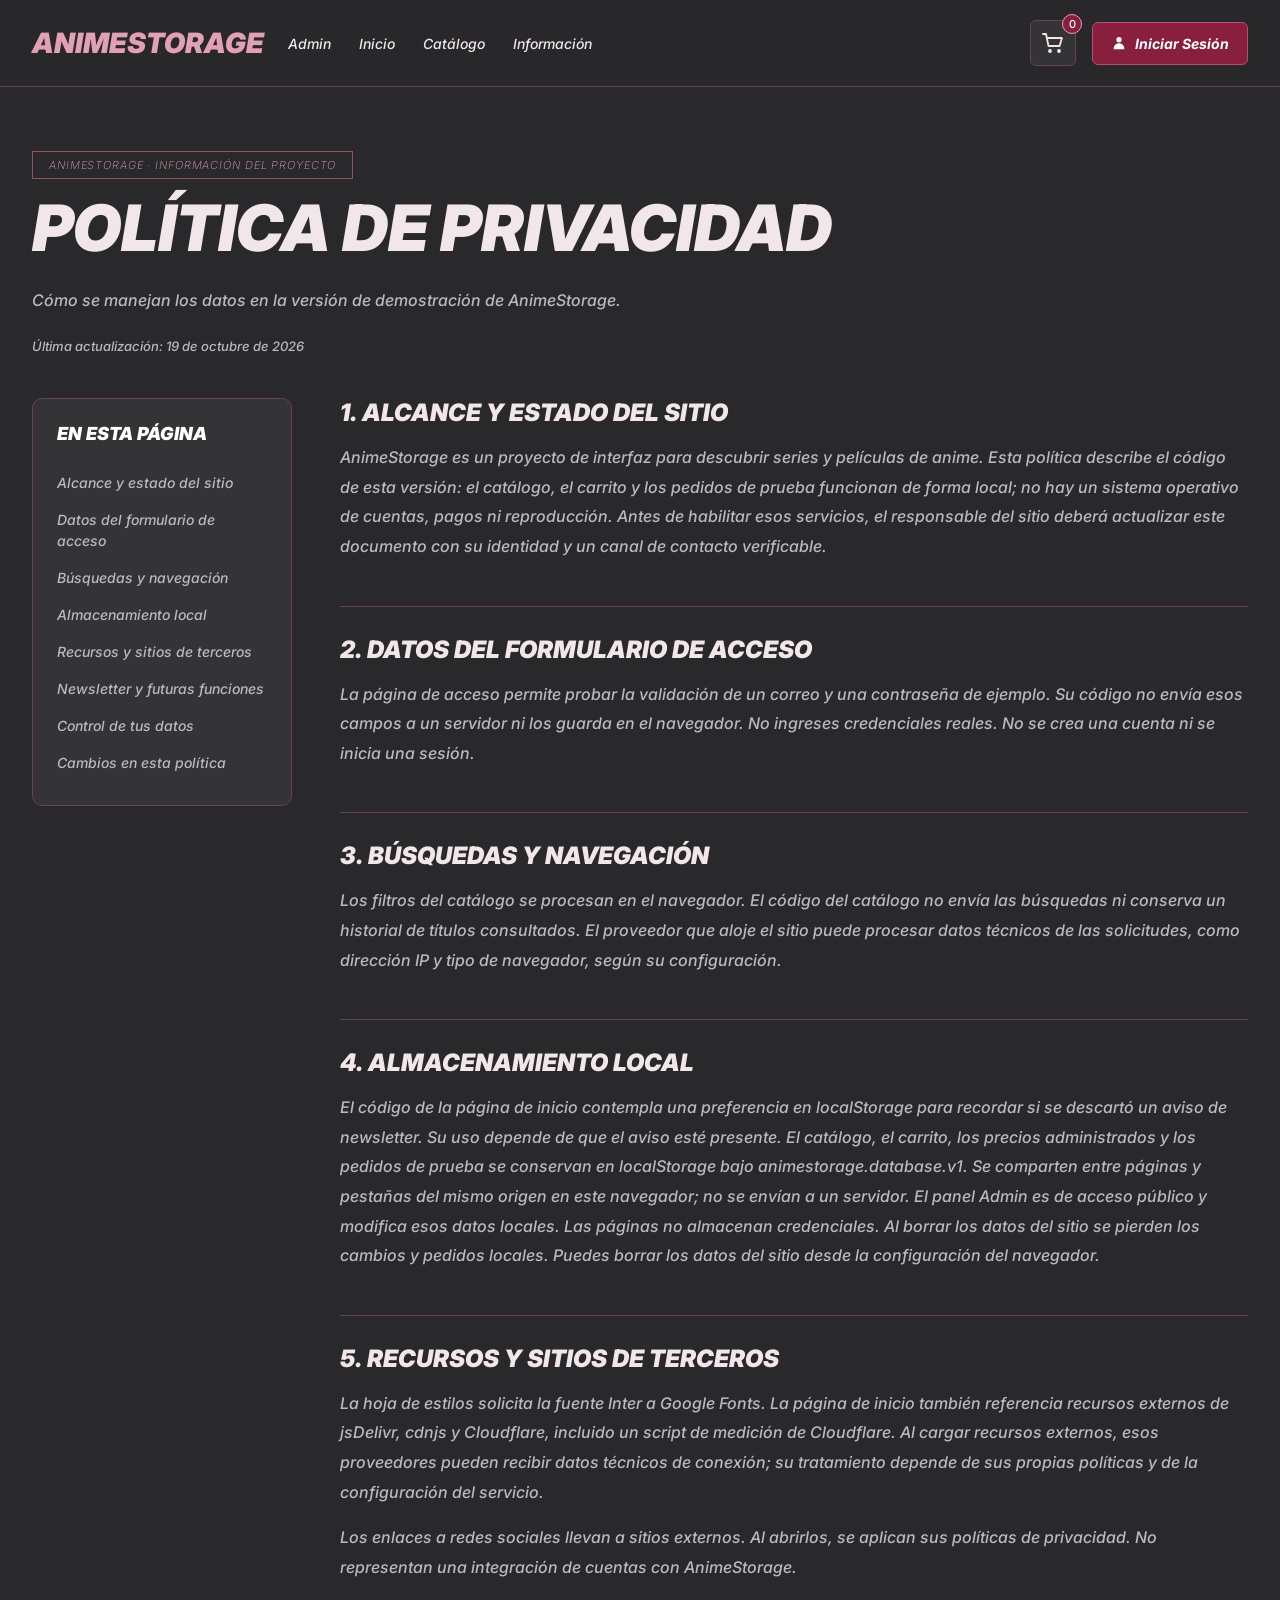
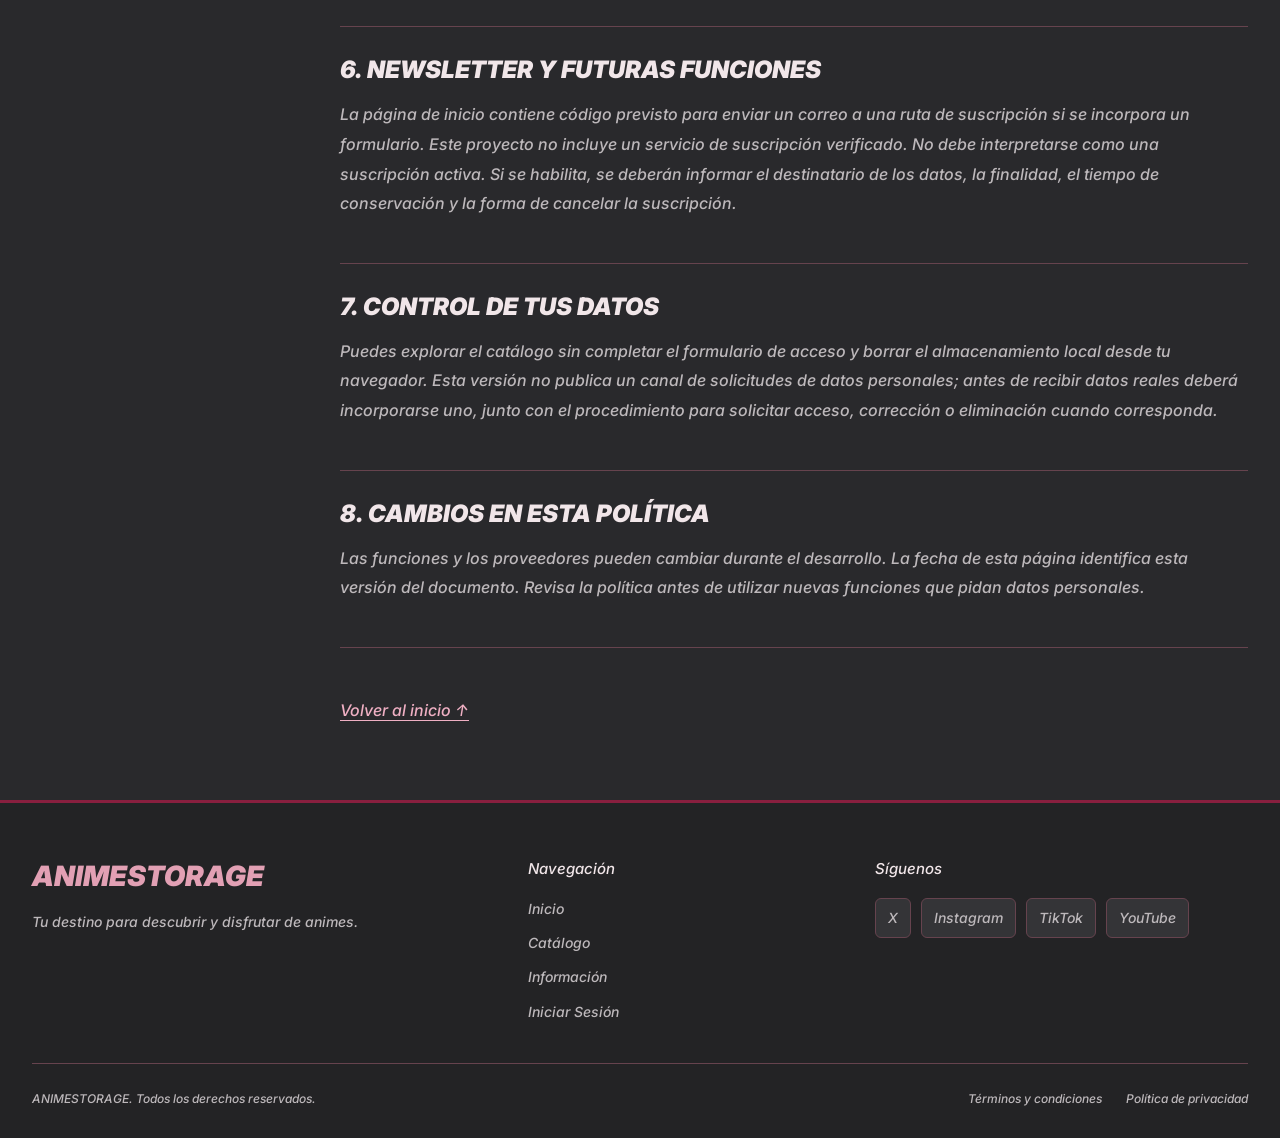
<file: landing/politica_privacidad.html>
<!DOCTYPE html>
<html lang="es">
<head>
    <meta charset="UTF-8">
    <meta name="viewport" content="width=device-width, initial-scale=1.0">
    <meta name="description" content="Cómo se manejan los datos en la versión de demostración de AnimeStorage.">
    <title>Política de privacidad | AnimeStorage</title>
    <link rel="stylesheet" href="../assets/styles.css">

<script src="../JavaScript/components/anime-seed.js" defer></script><script src="../JavaScript/components/database.js" defer></script><script src="../JavaScript/shop.js" defer></script></head>
<body class="landing-page">
    <a class="skip-link" href="#contenido">Saltar al contenido</a>
<nav id="navbar" class="fixed top-0 left-0 w-full z-[100] transition-all duration-500 hero-glass-nav bg-navy/95 backdrop-blur-xl shadow-2xl">
    <div class="topbar-inner">
        <!-- Logo -->
        <a href="../index.html" class="font-bebas text-3xl tracking-normal text-red hover:text-paper transition-colors">
            ANIMESTORAGE
        </a>

        <!-- Links Desktop -->
        <div class="topbar-links"><a class="nav-link" href="admin.html">Admin</a>
            <a href="../index.html#list" class="nav-link text-sm font-inter font-normal tracking-wide text-white/80 hover:text-red transition-colors">Inicio</a>
            <a href="catalogo.html" class="nav-link text-sm font-inter font-normal tracking-wide text-white/80 hover:text-red transition-colors">Catálogo</a>
            <a href="../index.html#informacion" class="nav-link text-sm font-inter font-normal tracking-wide text-white/80 hover:text-red transition-colors">Información</a>

            <div class="topbar-actions">
            <a class="topbar-cart" href="carrito.html" title="Ver carrito de compra">
                <svg viewBox="0 0 24 24" fill="none" stroke="currentColor" stroke-width="1.8" stroke-linecap="round" stroke-linejoin="round" aria-hidden="true"><path d="M2 3h3l2.5 12h11L21 7H6"/><circle cx="9" cy="20" r="1"/><circle cx="18" cy="20" r="1"/></svg>
                <span class="sr-only">Carrito de compra, productos: </span><span class="cart-badge" data-cart-count>0</span>
            </a>
            <a href="login.html" class="nav-link-cta inline-flex items-center gap-2 bg-red text-white px-5 py-2.5 text-sm font-inter font-bold tracking-wide hover:bg-red/80 transition-all border-2 border-red hover:border-paper">
                <svg class="w-4 h-4 shrink-0" viewBox="0 0 24 24" fill="currentColor" aria-hidden="true">
                    <circle cx="12" cy="7" r="4"></circle>
                    <path d="M4 21c0-5.1 3.6-8.5 8-8.5s8 3.4 8 8.5v.5H4V21Z"></path>
                </svg>
                Iniciar Sesión
            </a>
            </div>

        </div>
    </div>
</nav>
<main id="contenido" class="landing-main" tabindex="-1">
<header class="landing-heading legal-heading"><span class="eyebrow">ANIMESTORAGE · INFORMACIÓN DEL PROYECTO</span><h1>Política de privacidad</h1><p>Cómo se manejan los datos en la versión de demostración de AnimeStorage.</p><p class="document-date">Última actualización: 19 de octubre de 2026</p></header>
    <div class="legal-layout"><nav class="legal-toc" aria-label="Contenido del documento"><h2>En esta página</h2><a href="#alcance">Alcance y estado del sitio</a><a href="#formulario">Datos del formulario de acceso</a><a href="#navegacion">Búsquedas y navegación</a><a href="#almacenamiento">Almacenamiento local</a><a href="#terceros">Recursos y sitios de terceros</a><a href="#newsletter">Newsletter y futuras funciones</a><a href="#control">Control de tus datos</a><a href="#cambios">Cambios en esta política</a></nav><article class="legal-document"><section id="alcance"><h2>1. Alcance y estado del sitio</h2><p>AnimeStorage es un proyecto de interfaz para descubrir series y películas de anime. Esta política describe el código de esta versión: el catálogo, el carrito y los pedidos de prueba funcionan de forma local; no hay un sistema operativo de cuentas, pagos ni reproducción. Antes de habilitar esos servicios, el responsable del sitio deberá actualizar este documento con su identidad y un canal de contacto verificable.</p></section><section id="formulario"><h2>2. Datos del formulario de acceso</h2><p>La página de acceso permite probar la validación de un correo y una contraseña de ejemplo. Su código no envía esos campos a un servidor ni los guarda en el navegador. No ingreses credenciales reales. No se crea una cuenta ni se inicia una sesión.</p></section><section id="navegacion"><h2>3. Búsquedas y navegación</h2><p>Los filtros del catálogo se procesan en el navegador. El código del catálogo no envía las búsquedas ni conserva un historial de títulos consultados. El proveedor que aloje el sitio puede procesar datos técnicos de las solicitudes, como dirección IP y tipo de navegador, según su configuración.</p></section><section id="almacenamiento"><h2>4. Almacenamiento local</h2><p>El código de la página de inicio contempla una preferencia en localStorage para recordar si se descartó un aviso de newsletter. Su uso depende de que el aviso esté presente. El catálogo, el carrito, los precios administrados y los pedidos de prueba se conservan en localStorage bajo animestorage.database.v1. Se comparten entre páginas y pestañas del mismo origen en este navegador; no se envían a un servidor. El panel Admin es de acceso público y modifica esos datos locales. Las páginas no almacenan credenciales. Al borrar los datos del sitio se pierden los cambios y pedidos locales. Puedes borrar los datos del sitio desde la configuración del navegador.</p></section><section id="terceros"><h2>5. Recursos y sitios de terceros</h2><p>La hoja de estilos solicita la fuente Inter a Google Fonts. La página de inicio también referencia recursos externos de jsDelivr, cdnjs y Cloudflare, incluido un script de medición de Cloudflare. Al cargar recursos externos, esos proveedores pueden recibir datos técnicos de conexión; su tratamiento depende de sus propias políticas y de la configuración del servicio.</p><p>Los enlaces a redes sociales llevan a sitios externos. Al abrirlos, se aplican sus políticas de privacidad. No representan una integración de cuentas con AnimeStorage.</p></section><section id="newsletter"><h2>6. Newsletter y futuras funciones</h2><p>La página de inicio contiene código previsto para enviar un correo a una ruta de suscripción si se incorpora un formulario. Este proyecto no incluye un servicio de suscripción verificado. No debe interpretarse como una suscripción activa. Si se habilita, se deberán informar el destinatario de los datos, la finalidad, el tiempo de conservación y la forma de cancelar la suscripción.</p></section><section id="control"><h2>7. Control de tus datos</h2><p>Puedes explorar el catálogo sin completar el formulario de acceso y borrar el almacenamiento local desde tu navegador. Esta versión no publica un canal de solicitudes de datos personales; antes de recibir datos reales deberá incorporarse uno, junto con el procedimiento para solicitar acceso, corrección o eliminación cuando corresponda.</p></section><section id="cambios"><h2>8. Cambios en esta política</h2><p>Las funciones y los proveedores pueden cambiar durante el desarrollo. La fecha de esta página identifica esta versión del documento. Revisa la política antes de utilizar nuevas funciones que pidan datos personales.</p></section><a class="landing-text-link" href="#contenido">Volver al inicio ↑</a></article></div>
</main>
<footer class="site-footer">
    <div class="max-w-7xl mx-auto px-6">
        <div class="footer-grid">
            <!-- Brand -->
            <div>
                <h3 class="font-bebas text-3xl tracking-normal text-red mb-4">ANIMESTORAGE</h3>
                <p class="font-inter text-paper/50 text-sm leading-relaxed">Tu destino para descubrir y disfrutar de animes.</p>
            </div>

            <!-- Links -->
            <div>
                <h4 class="font-inter font-bold text-sm uppercase tracking-normal text-white mb-4">Navegación</h4>
                <ul class="space-y-2">
                    <li><a href="../index.html#list" class="font-inter text-sm text-paper/50 hover:text-red transition-colors">Inicio</a></li>
                    <li><a href="catalogo.html" class="font-inter text-sm text-paper/50 hover:text-red transition-colors">Catálogo</a></li>
                    <li><a href="../index.html#informacion" class="font-inter text-sm text-paper/50 hover:text-red transition-colors">Información</a></li>
                    <li><a href="login.html" class="font-inter text-sm text-paper/50 hover:text-red transition-colors">Iniciar Sesión</a></li>
                </ul>
            </div>

            <!-- Redes sociales -->
            <div>
                <h4>Síguenos</h4>
                <div class="footer-socials" aria-label="Redes sociales">
                    <a href="https://x.com/" target="_blank" rel="noopener noreferrer" aria-label="X (abre en otra pestaña)">X</a>
                    <a href="https://www.instagram.com/" target="_blank" rel="noopener noreferrer">Instagram</a>
                    <a href="https://www.tiktok.com/" target="_blank" rel="noopener noreferrer">TikTok</a>
                    <a href="https://www.youtube.com/" target="_blank" rel="noopener noreferrer">YouTube</a>
                </div>
            </div>
        </div>

        <div class="footer-bottom">
            <p class="font-inter text-xs text-muted">ANIMESTORAGE. Todos los derechos reservados.</p>
            <div class="flex gap-6">
                <a href="terminos_y_condiciones.html" target="_blank" rel="noopener noreferrer" class="font-inter text-xs text-muted hover:text-red transition-colors">Términos y condiciones</a>
                <a href="politica_privacidad.html" target="_blank" rel="noopener noreferrer" class="font-inter text-xs text-muted hover:text-red transition-colors">Política de privacidad</a>
            </div>
        </div>
    </div>
</footer>
<p id="shop-status" class="shop-status" role="status" hidden></p><noscript><p class="landing-note">Activa JavaScript para usar el catálogo, el carrito y el panel de administración.</p></noscript></body>
</html>
</file>
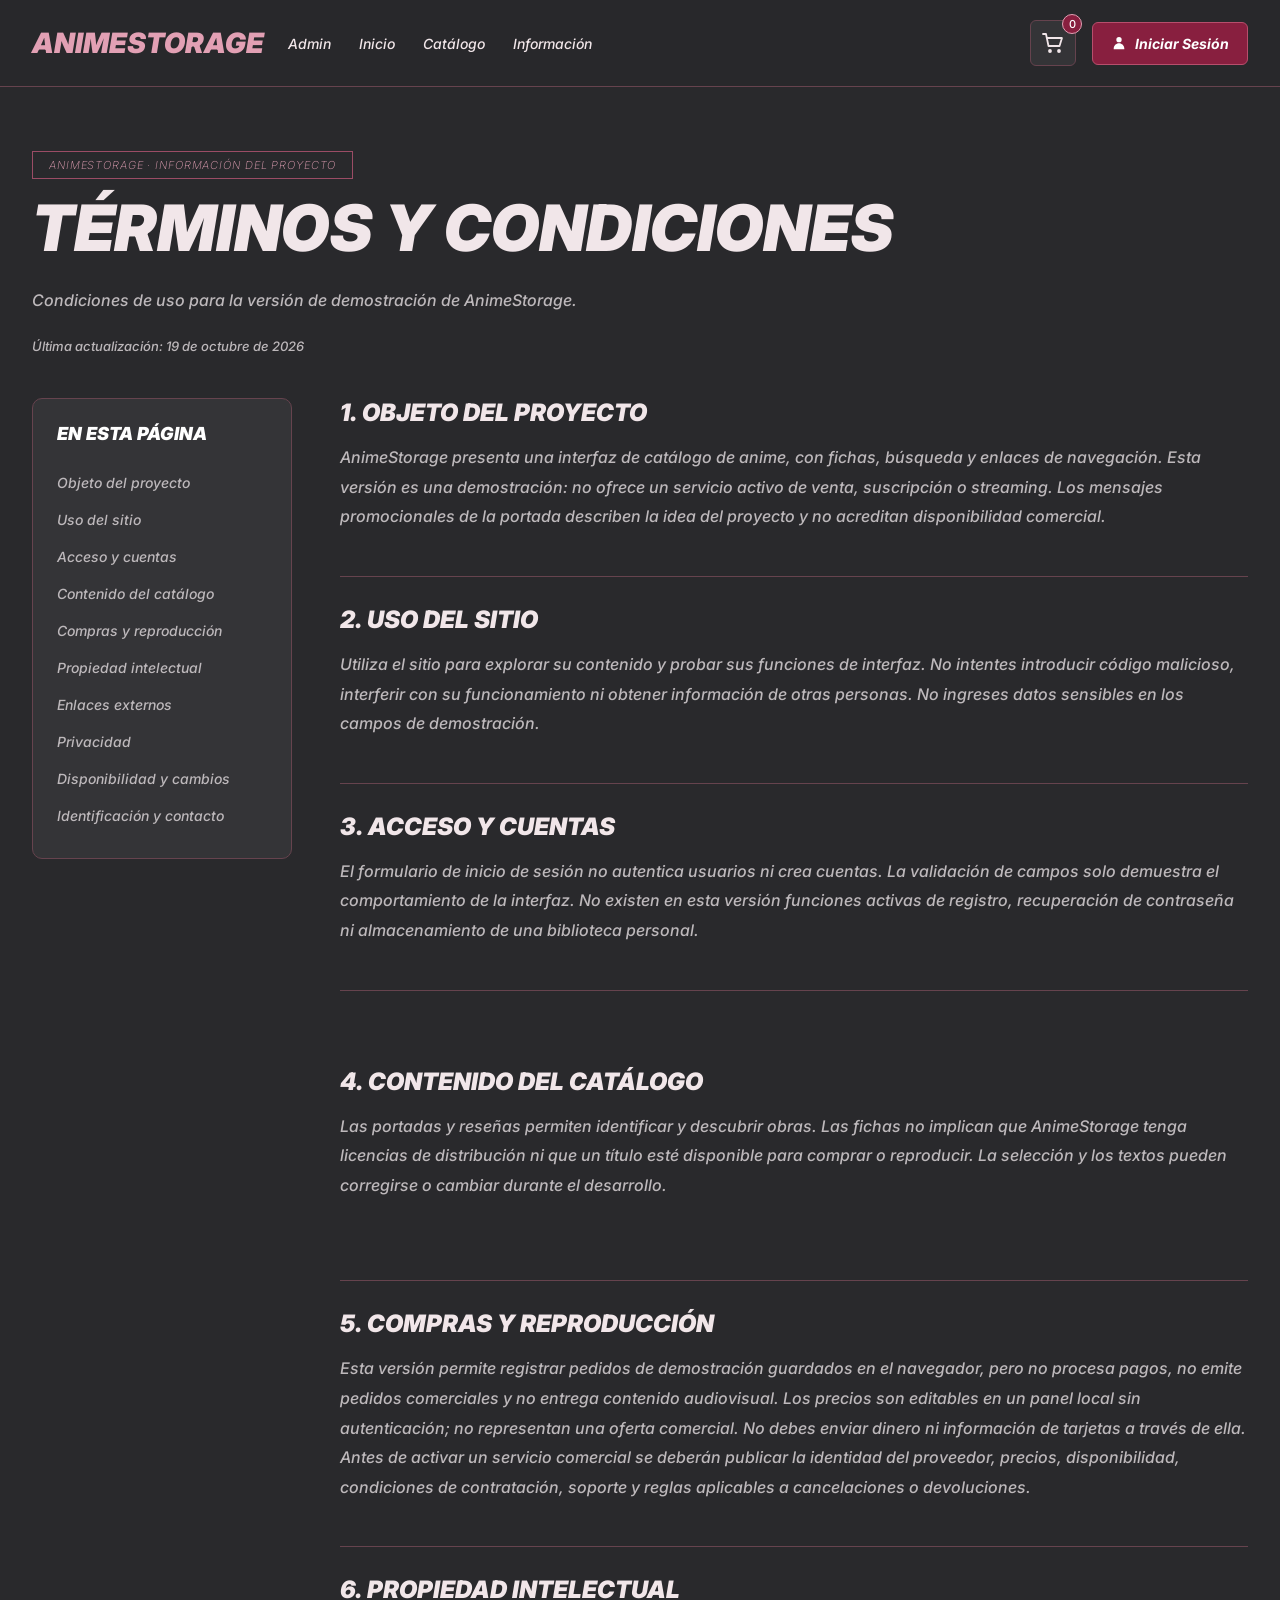
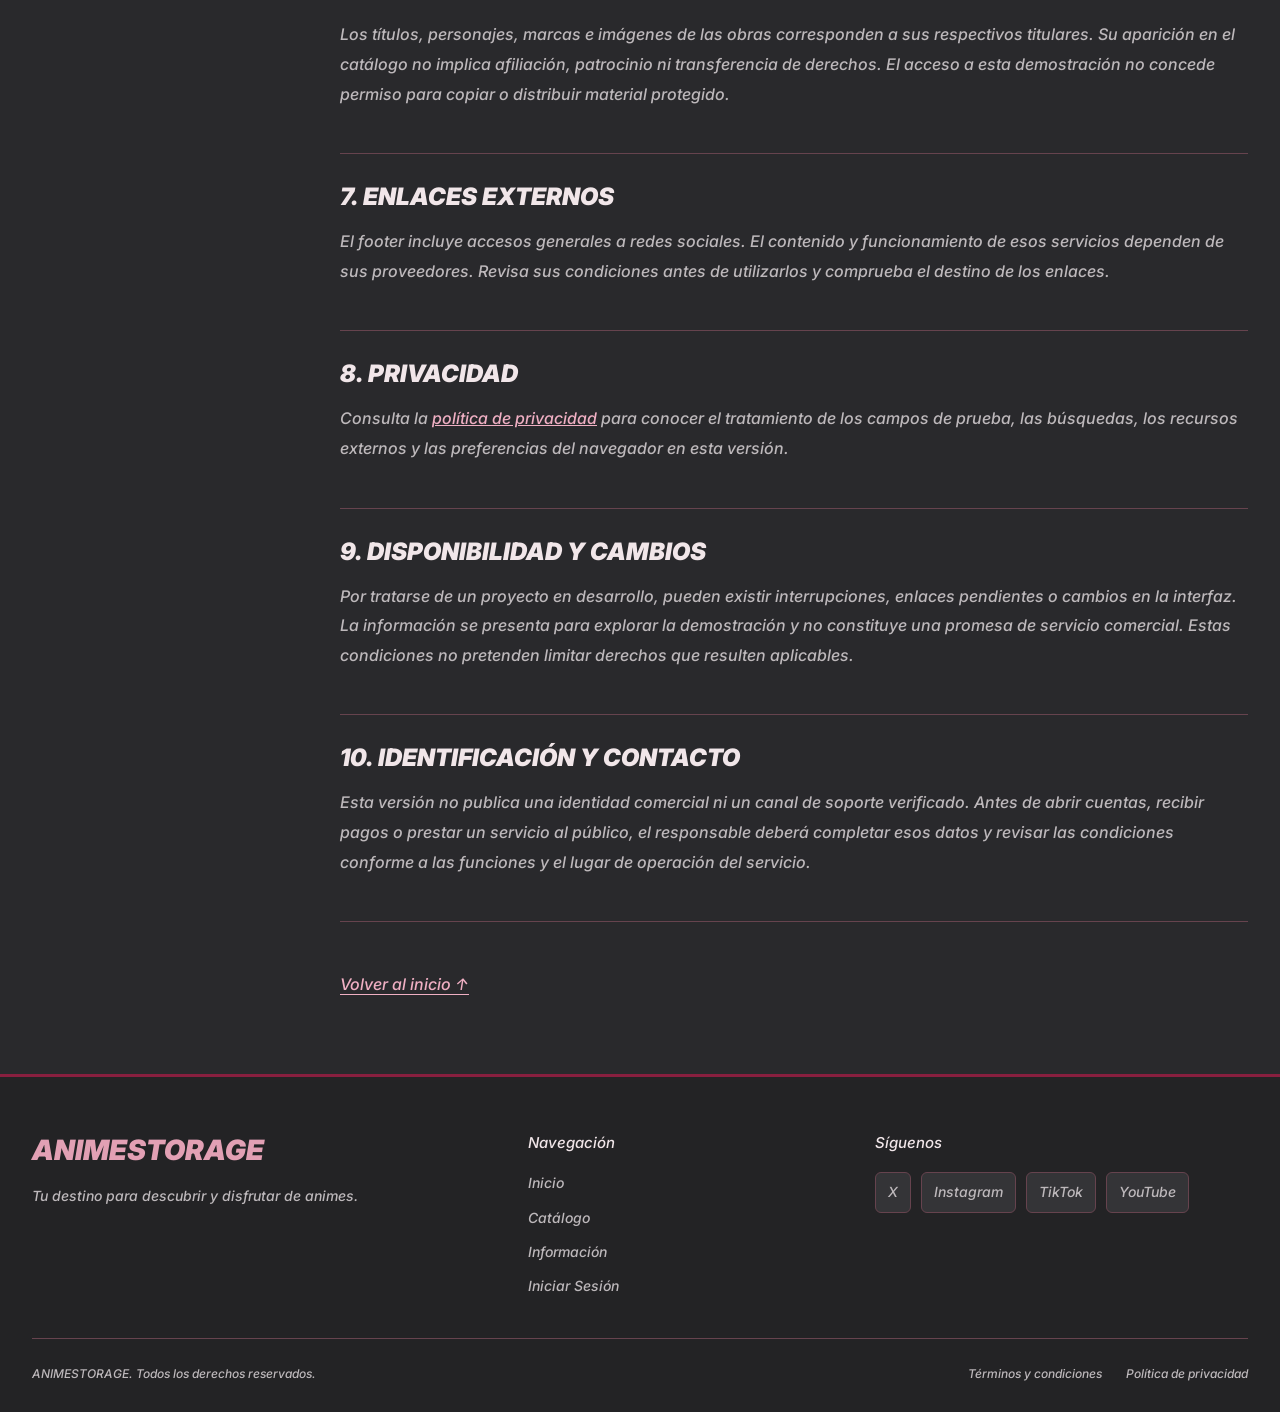
<file: landing/terminos_y_condiciones.html>
<!DOCTYPE html>
<html lang="es">
<head>
    <meta charset="UTF-8">
    <meta name="viewport" content="width=device-width, initial-scale=1.0">
    <meta name="description" content="Condiciones de uso para la versión de demostración de AnimeStorage.">
    <title>Términos y condiciones | AnimeStorage</title>
    <link rel="stylesheet" href="../assets/styles.css">

<script src="../JavaScript/components/anime-seed.js" defer></script><script src="../JavaScript/components/database.js" defer></script><script src="../JavaScript/shop.js" defer></script></head>
<body class="landing-page">
    <a class="skip-link" href="#contenido">Saltar al contenido</a>
<nav id="navbar" class="fixed top-0 left-0 w-full z-[100] transition-all duration-500 hero-glass-nav bg-navy/95 backdrop-blur-xl shadow-2xl">
    <div class="topbar-inner">
        <!-- Logo -->
        <a href="../index.html" class="font-bebas text-3xl tracking-normal text-red hover:text-paper transition-colors">
            ANIMESTORAGE
        </a>

        <!-- Links Desktop -->
        <div class="topbar-links"><a class="nav-link" href="admin.html">Admin</a>
            <a href="../index.html#list" class="nav-link text-sm font-inter font-normal tracking-wide text-white/80 hover:text-red transition-colors">Inicio</a>
            <a href="catalogo.html" class="nav-link text-sm font-inter font-normal tracking-wide text-white/80 hover:text-red transition-colors">Catálogo</a>
            <a href="../index.html#informacion" class="nav-link text-sm font-inter font-normal tracking-wide text-white/80 hover:text-red transition-colors">Información</a>

            <div class="topbar-actions">
            <a class="topbar-cart" href="carrito.html" title="Ver carrito de compra">
                <svg viewBox="0 0 24 24" fill="none" stroke="currentColor" stroke-width="1.8" stroke-linecap="round" stroke-linejoin="round" aria-hidden="true"><path d="M2 3h3l2.5 12h11L21 7H6"/><circle cx="9" cy="20" r="1"/><circle cx="18" cy="20" r="1"/></svg>
                <span class="sr-only">Carrito de compra, productos: </span><span class="cart-badge" data-cart-count>0</span>
            </a>
            <a href="login.html" class="nav-link-cta inline-flex items-center gap-2 bg-red text-white px-5 py-2.5 text-sm font-inter font-bold tracking-wide hover:bg-red/80 transition-all border-2 border-red hover:border-paper">
                <svg class="w-4 h-4 shrink-0" viewBox="0 0 24 24" fill="currentColor" aria-hidden="true">
                    <circle cx="12" cy="7" r="4"></circle>
                    <path d="M4 21c0-5.1 3.6-8.5 8-8.5s8 3.4 8 8.5v.5H4V21Z"></path>
                </svg>
                Iniciar Sesión
            </a>
            </div>

        </div>
    </div>
</nav>
<main id="contenido" class="landing-main" tabindex="-1">
<header class="landing-heading legal-heading"><span class="eyebrow">ANIMESTORAGE · INFORMACIÓN DEL PROYECTO</span><h1>Términos y condiciones</h1><p>Condiciones de uso para la versión de demostración de AnimeStorage.</p><p class="document-date">Última actualización: 19 de octubre de 2026</p></header>
    <div class="legal-layout"><nav class="legal-toc" aria-label="Contenido del documento"><h2>En esta página</h2><a href="#proyecto">Objeto del proyecto</a><a href="#uso">Uso del sitio</a><a href="#cuentas">Acceso y cuentas</a><a href="#catalogo">Contenido del catálogo</a><a href="#compras">Compras y reproducción</a><a href="#propiedad">Propiedad intelectual</a><a href="#enlaces">Enlaces externos</a><a href="#privacidad">Privacidad</a><a href="#disponibilidad">Disponibilidad y cambios</a><a href="#contacto">Identificación y contacto</a></nav><article class="legal-document"><section id="proyecto"><h2>1. Objeto del proyecto</h2><p>AnimeStorage presenta una interfaz de catálogo de anime, con fichas, búsqueda y enlaces de navegación. Esta versión es una demostración: no ofrece un servicio activo de venta, suscripción o streaming. Los mensajes promocionales de la portada describen la idea del proyecto y no acreditan disponibilidad comercial.</p></section><section id="uso"><h2>2. Uso del sitio</h2><p>Utiliza el sitio para explorar su contenido y probar sus funciones de interfaz. No intentes introducir código malicioso, interferir con su funcionamiento ni obtener información de otras personas. No ingreses datos sensibles en los campos de demostración.</p></section><section id="cuentas"><h2>3. Acceso y cuentas</h2><p>El formulario de inicio de sesión no autentica usuarios ni crea cuentas. La validación de campos solo demuestra el comportamiento de la interfaz. No existen en esta versión funciones activas de registro, recuperación de contraseña ni almacenamiento de una biblioteca personal.</p></section><section id="catalogo"><h2>4. Contenido del catálogo</h2><p>Las portadas y reseñas permiten identificar y descubrir obras. Las fichas no implican que AnimeStorage tenga licencias de distribución ni que un título esté disponible para comprar o reproducir. La selección y los textos pueden corregirse o cambiar durante el desarrollo.</p></section><section id="compras"><h2>5. Compras y reproducción</h2><p>Esta versión permite registrar pedidos de demostración guardados en el navegador, pero no procesa pagos, no emite pedidos comerciales y no entrega contenido audiovisual. Los precios son editables en un panel local sin autenticación; no representan una oferta comercial. No debes enviar dinero ni información de tarjetas a través de ella. Antes de activar un servicio comercial se deberán publicar la identidad del proveedor, precios, disponibilidad, condiciones de contratación, soporte y reglas aplicables a cancelaciones o devoluciones.</p></section><section id="propiedad"><h2>6. Propiedad intelectual</h2><p>Los títulos, personajes, marcas e imágenes de las obras corresponden a sus respectivos titulares. Su aparición en el catálogo no implica afiliación, patrocinio ni transferencia de derechos. El acceso a esta demostración no concede permiso para copiar o distribuir material protegido.</p></section><section id="enlaces"><h2>7. Enlaces externos</h2><p>El footer incluye accesos generales a redes sociales. El contenido y funcionamiento de esos servicios dependen de sus proveedores. Revisa sus condiciones antes de utilizarlos y comprueba el destino de los enlaces.</p></section><section id="privacidad"><h2>8. Privacidad</h2><p>Consulta la <a href="politica_privacidad.html">política de privacidad</a> para conocer el tratamiento de los campos de prueba, las búsquedas, los recursos externos y las preferencias del navegador en esta versión.</p></section><section id="disponibilidad"><h2>9. Disponibilidad y cambios</h2><p>Por tratarse de un proyecto en desarrollo, pueden existir interrupciones, enlaces pendientes o cambios en la interfaz. La información se presenta para explorar la demostración y no constituye una promesa de servicio comercial. Estas condiciones no pretenden limitar derechos que resulten aplicables.</p></section><section id="contacto"><h2>10. Identificación y contacto</h2><p>Esta versión no publica una identidad comercial ni un canal de soporte verificado. Antes de abrir cuentas, recibir pagos o prestar un servicio al público, el responsable deberá completar esos datos y revisar las condiciones conforme a las funciones y el lugar de operación del servicio.</p></section><a class="landing-text-link" href="#contenido">Volver al inicio ↑</a></article></div>
</main>
<footer class="site-footer">
    <div class="max-w-7xl mx-auto px-6">
        <div class="footer-grid">
            <!-- Brand -->
            <div>
                <h3 class="font-bebas text-3xl tracking-normal text-red mb-4">ANIMESTORAGE</h3>
                <p class="font-inter text-paper/50 text-sm leading-relaxed">Tu destino para descubrir y disfrutar de animes.</p>
            </div>

            <!-- Links -->
            <div>
                <h4 class="font-inter font-bold text-sm uppercase tracking-normal text-white mb-4">Navegación</h4>
                <ul class="space-y-2">
                    <li><a href="../index.html#list" class="font-inter text-sm text-paper/50 hover:text-red transition-colors">Inicio</a></li>
                    <li><a href="catalogo.html" class="font-inter text-sm text-paper/50 hover:text-red transition-colors">Catálogo</a></li>
                    <li><a href="../index.html#informacion" class="font-inter text-sm text-paper/50 hover:text-red transition-colors">Información</a></li>
                    <li><a href="login.html" class="font-inter text-sm text-paper/50 hover:text-red transition-colors">Iniciar Sesión</a></li>
                </ul>
            </div>

            <!-- Redes sociales -->
            <div>
                <h4>Síguenos</h4>
                <div class="footer-socials" aria-label="Redes sociales">
                    <a href="https://x.com/" target="_blank" rel="noopener noreferrer" aria-label="X (abre en otra pestaña)">X</a>
                    <a href="https://www.instagram.com/" target="_blank" rel="noopener noreferrer">Instagram</a>
                    <a href="https://www.tiktok.com/" target="_blank" rel="noopener noreferrer">TikTok</a>
                    <a href="https://www.youtube.com/" target="_blank" rel="noopener noreferrer">YouTube</a>
                </div>
            </div>
        </div>

        <div class="footer-bottom">
            <p class="font-inter text-xs text-muted">ANIMESTORAGE. Todos los derechos reservados.</p>
            <div class="flex gap-6">
                <a href="terminos_y_condiciones.html" target="_blank" rel="noopener noreferrer" class="font-inter text-xs text-muted hover:text-red transition-colors">Términos y condiciones</a>
                <a href="politica_privacidad.html" target="_blank" rel="noopener noreferrer" class="font-inter text-xs text-muted hover:text-red transition-colors">Política de privacidad</a>
            </div>
        </div>
    </div>
</footer>
<p id="shop-status" class="shop-status" role="status" hidden></p><noscript><p class="landing-note">Activa JavaScript para usar el catálogo, el carrito y el panel de administración.</p></noscript></body>
</html>
</file>
<file: assets/styles.css>
@import url('https://fonts.googleapis.com/css2?family=Inter:ital,wght@0,200;0,500;0,900;1,200;1,500;1,900&display=swap');

:root {
    --color-ink: #29292c;
    --color-paper: #f1e6e9;
    --color-red: #881f3f;
    --color-navy: #343437;
    --color-muted: #bdb8bb;
    --color-white: #FFFFFF;
    --color-line: #66434e;
    --font-title: -apple-system, BlinkMacSystemFont, 'SF Pro Display', 'Inter', 'Segoe UI', sans-serif;
    --font-body: -apple-system, BlinkMacSystemFont, 'SF Pro Text', 'Inter', 'Segoe UI', sans-serif;
    --font-small: -apple-system, BlinkMacSystemFont, 'SF Pro Text', 'Inter', 'Segoe UI', sans-serif;
}

.information-section {
    padding: clamp(48px, 7vw, 88px) 24px;
    background: var(--color-navy);
    border-block: 1px solid var(--color-line);
}
.information-inner { max-width: 1100px; margin: auto; display: grid; grid-template-columns: 1fr 1fr; gap: 64px; align-items: start; }
.information-heading .eyebrow { color: #e2a0b4; border-color: #9b4c65; }
.information-heading h2 { color: var(--color-paper); margin-bottom: 24px; }
.information-heading p, .information-faq p { color: var(--color-muted); line-height: 1.8; }
.information-faq h3 { font-size: 22px; margin-bottom: 24px; }
.information-faq details { background: var(--color-ink); border: 1px solid var(--color-line); border-radius: 8px; margin-top: 12px; overflow: hidden; }
.information-faq summary { padding: 20px; cursor: pointer; color: var(--color-paper); line-height: 1.5; }
.information-faq summary::marker { color: #e2a0b4; }
.information-faq summary:hover, .information-faq summary:focus-visible { background: rgba(136, 31, 63, .22); }
.information-faq details[open] { border-color: #b75b79; }
.information-faq details p { padding: 0 20px 20px; }
.information-faq p a { color: #efafc3; text-decoration: underline; text-underline-offset: 3px; }
.site-footer { padding: 56px 24px 28px; background: #232325; border-top: 3px solid var(--color-red); }
.site-footer > div { max-width: 1216px; margin: auto; }
.footer-grid { display: grid; grid-template-columns: 1.2fr .8fr 1fr; gap: 48px; }
.site-footer h3 { color: #e2a0b4; font-size: clamp(22px, 2.5vw, 28px); margin-bottom: 16px; overflow-wrap: anywhere; }
.site-footer h4 { font-size: 15px; margin-bottom: 20px; color: var(--color-paper); }
.site-footer p { max-width: 340px; color: var(--color-muted); line-height: 1.8; font-size: 14px; }
.site-footer ul { list-style: none; padding: 0; display: grid; gap: 12px; }
.site-footer a { color: var(--color-muted); font-size: 14px; line-height: 1.6; }
.site-footer a:hover { color: #efafc3; }
.footer-socials { display: flex; flex-wrap: wrap; gap: 10px; }
.footer-socials a { padding: 8px 12px; border: 1px solid var(--color-line); border-radius: 6px; background: var(--color-navy); }
.footer-socials a:hover { background: var(--color-red); color: white; border-color: #b75b79; }
.footer-bottom { margin-top: 40px; padding-top: 24px; border-top: 1px solid var(--color-line); display: flex; justify-content: space-between; align-items: center; gap: 24px; }
.footer-bottom > div { display: flex; flex-wrap: wrap; gap: 12px 24px; }
.footer-bottom p { max-width: none; }
.footer-bottom p, .footer-bottom a { font-size: 12px; }
@media (max-width: 760px) {
    .information-inner { grid-template-columns: minmax(0, 1fr); gap: 32px; }
    .footer-grid { grid-template-columns: minmax(0, 1fr) minmax(0, 1fr); gap: 32px; }
    .footer-grid > div:first-child { grid-column: 1 / -1; }
    .footer-bottom { flex-direction: column; align-items: flex-start; gap: 16px; }
}
@media (max-width: 420px) {
    .footer-grid { grid-template-columns: minmax(0, 1fr); }
}

.landing-page { min-height: 100vh; display: flex; flex-direction: column; }
.landing-main { width: 100%; max-width: 1264px; padding: 64px 24px 80px; margin: auto; flex: 1; }
.landing-heading { max-width: 800px; margin-bottom: 40px; }
.landing-heading .eyebrow { color: #e2a0b4; border-color: #9b4c65; }
.landing-heading h1 { font-size: clamp(34px, 5vw, 64px); line-height: 1.08; color: var(--color-paper); margin: 0 0 24px; overflow-wrap: anywhere; }
.landing-heading > p { color: var(--color-muted); line-height: 1.8; max-width: 680px; }
.landing-page [aria-current="page"] { box-shadow: 0 2px 0 #e2a0b4; }
.skip-link { position: fixed; left: 16px; top: -100px; z-index: 200; background: var(--color-red); padding: 12px; color: white; }
.skip-link:focus { top: 12px; }
.landing-page [hidden] { display: none !important; }
.sr-only { position: absolute; width: 1px; height: 1px; padding: 0; margin: -1px; overflow: hidden; clip-path: inset(50%); white-space: nowrap; }
.landing-page input, .landing-page select { width: 100%; min-width: 0; min-height: 48px; border: 1px solid #81757a; border-radius: 6px; background: #232325; color: white; padding: 12px 14px; font-size: 16px; }
.landing-page input::placeholder { color: #bdb8bb; opacity: 1; }
.landing-page option { color: white; background: #232325; }
.landing-page label { display: block; color: var(--color-paper); margin-bottom: 10px; font-size: 14px; }
.landing-page :is(input, select, button, summary):focus-visible { outline: 2px solid #f1b9cb; outline-offset: 3px; }
.landing-button { display: inline-flex; align-items: center; justify-content: center; gap: 8px; min-height: 46px; border: 1px solid #b75b79; border-radius: 6px; background: var(--color-red); color: white; padding: 12px 20px; font-size: 14px; cursor: pointer; transition: background .2s; }
.landing-button:hover { background: #a42e51; }
.landing-button:disabled { opacity: .55; cursor: not-allowed; }
.landing-button.secondary { background: transparent; color: var(--color-paper); }
.landing-button.secondary:hover { background: rgba(136, 31, 63, .3); }
.landing-text-link { display: inline-block; margin-top: 24px; color: #efafc3; text-decoration: underline; text-underline-offset: 4px; }
.landing-note { color: var(--color-muted); padding: 18px 20px; background: var(--color-navy); border-left: 3px solid #b75b79; border-radius: 0 6px 6px 0; line-height: 1.7; font-size: 14px; margin-top: 28px; }
.catalog-toolbar { display: grid; grid-template-columns: 1fr 2fr 1fr auto; align-items: end; gap: 20px; padding: 24px; background: var(--color-navy); border: 1px solid var(--color-line); border-radius: 10px; }
.catalog-status { color: var(--color-muted); font-size: 14px; margin: 24px 0; }
.catalog-grid { display: grid; grid-template-columns: repeat(3, minmax(0, 1fr)); gap: 24px; }
.catalog-card { display: flex; flex-direction: column; background: var(--color-navy); border: 1px solid var(--color-line); border-radius: 12px; overflow: hidden; }
.catalog-card > img { width: 100%; height: auto; aspect-ratio: 3 / 4; object-fit: cover; }
.catalog-card-copy { display: flex; flex-direction: column; flex: 1; padding: 24px; }
.catalog-genre { color: #e2a0b4; font-size: 12px; line-height: 1.6; margin-bottom: 12px; }
.catalog-card h2 { font-size: 23px; line-height: 1.25; margin-bottom: 16px; color: var(--color-paper); }
.catalog-card-copy > p:not(.catalog-genre) { color: var(--color-muted); line-height: 1.7; font-size: 14px; margin-bottom: 24px; }
.catalog-card .landing-button { margin-top: auto; }
.empty-state { padding: 48px 24px; text-align: center; color: var(--color-paper); }
.anime-dialog { position: fixed; inset: 0; margin: auto; width: min(560px, calc(100% - 32px)); max-height: calc(100dvh - 48px); overflow-y: auto; padding: 0; border: 1px solid #b75b79; border-radius: 12px; color: var(--color-paper); background: var(--color-ink); }
.anime-dialog::backdrop { background: rgba(0, 0, 0, .75); }
.dialog-content { padding: 32px; }
.dialog-content h2 { font-size: 28px; margin-bottom: 16px; }
.dialog-content p { line-height: 1.8; }
.dialog-content form { margin-top: 24px; }
.login-layout { display: grid; grid-template-columns: 1fr 1fr; gap: 64px; align-items: center; }
.login-card { padding: 32px; background: var(--color-navy); border: 1px solid var(--color-line); border-radius: 12px; }
.login-card h2 { font-size: 30px; color: var(--color-paper); margin-bottom: 12px; }
.login-card > p { color: var(--color-muted); line-height: 1.7; }
.login-card .landing-note { background: var(--color-ink); margin: 24px 0; }
.login-card input { margin-bottom: 20px; }
.password-field { display: flex; align-items: stretch; gap: 8px; }
.password-field input { margin: 0; flex: 1; }
.password-field button { padding: 0 12px; border: 1px solid #81757a; border-radius: 6px; background: var(--color-ink); color: var(--color-paper); cursor: pointer; }
.field-help { color: var(--color-muted); font-size: 12px; margin: 10px 0 24px; }
.login-card form > .landing-button { width: 100%; }
.form-status { color: #f1b9cb; line-height: 1.6; margin-top: 16px; }
.login-legal { font-size: 12px; margin-top: 24px; }
.login-legal a { color: #efafc3; text-decoration: underline; }
.document-date { font-size: 13px; margin-top: 20px; }
.legal-heading { max-width: 100%; }
.legal-layout { display: grid; grid-template-columns: 260px minmax(0, 1fr); gap: 48px; align-items: start; }
.legal-toc { padding: 24px; background: var(--color-navy); border: 1px solid var(--color-line); border-radius: 10px; }
.legal-toc h2 { font-size: 18px; margin-bottom: 20px; }
.legal-toc a { display: block; color: var(--color-muted); font-size: 14px; line-height: 1.5; padding: 8px 0; }
.legal-toc a:hover { color: #efafc3; }
.legal-document { min-width: 0; }
.legal-document section { padding-bottom: 28px; margin-bottom: 28px; border-bottom: 1px solid var(--color-line); scroll-margin-top: 140px; }
.legal-document h2 { font-size: 24px; color: var(--color-paper); margin-bottom: 16px; }
.legal-document p { color: var(--color-muted); line-height: 1.85; margin-bottom: 16px; }
.legal-document p a { color: #efafc3; text-decoration: underline; }
@media (max-width: 960px) {
    .catalog-grid { grid-template-columns: repeat(2, minmax(0, 1fr)); }
    .login-layout { gap: 32px; }
    .legal-layout { grid-template-columns: 220px minmax(0, 1fr); gap: 28px; }
}
@media (max-width: 760px) {
    .landing-main { padding-top: 40px; padding-bottom: 48px; }
    .catalog-toolbar { grid-template-columns: minmax(0, 1fr); }
    .login-layout, .legal-layout { grid-template-columns: minmax(0, 1fr); gap: 32px; }
    .login-layout .landing-heading { margin: 0; }
    .legal-document section { scroll-margin-top: 190px; }
}
@media (max-width: 480px) {
    .catalog-grid { grid-template-columns: minmax(0, 1fr); }
    .login-card, .dialog-content { padding: 24px; }
}

.topbar-inner { flex-wrap: wrap; }
.topbar-links { flex-wrap: wrap; justify-content: flex-end; gap: 14px 20px; }
.shop-layout { display: grid; grid-template-columns: minmax(0, 1.6fr) minmax(260px, 1fr); gap: 32px; align-items: start; }
.admin-layout { display: grid; grid-template-columns: minmax(280px, 1fr) minmax(0, 1.5fr); gap: 32px; align-items: start; }
.shop-panel { padding: 28px; background: var(--color-navy); border: 1px solid var(--color-line); border-radius: 12px; min-width: 0; }
.shop-panel h2 { font-size: 26px; color: var(--color-paper); margin-bottom: 24px; }
.shop-panel p { line-height: 1.7; color: var(--color-muted); }
.shop-panel > .landing-button { display: flex; width: 100%; margin-top: 16px; }
.shop-actions { display: flex; flex-wrap: wrap; gap: 10px; margin-top: 20px; }
.catalog-card .shop-actions { margin-top: auto; padding-top: 20px; }
.catalog-card .shop-actions .landing-button { flex: 1 1 130px; margin: 0; }
.product-price { display: block; color: #f1b9cb; font-size: 24px; margin-bottom: 8px; }
.cart-row, .admin-row { display: flex; gap: 20px; align-items: center; background: var(--color-navy); border: 1px solid var(--color-line); border-radius: 10px; padding: 20px; margin-bottom: 16px; }
.cart-row img, .admin-row img { width: 72px; height: 96px; object-fit: cover; border-radius: 6px; flex: none; }
.cart-row > div, .admin-row > div:not(.shop-actions) { flex: 1; min-width: 0; }
.cart-row h2, .admin-row h3 { font-size: 19px; line-height: 1.4; overflow-wrap: anywhere; }
.cart-row p, .admin-row p { color: var(--color-muted); font-size: 14px; line-height: 1.6; margin-top: 8px; }
.cart-row > strong { white-space: nowrap; }
.quantity-controls { display: flex; flex-wrap: wrap; gap: 10px; align-items: center; margin-top: 16px; }
.quantity-controls .landing-button { padding: 8px 12px; min-width: 44px; }
.cart-total { font-size: 36px; color: var(--color-paper) !important; font-weight: 900; }
#product-form > input, #product-form > select, #product-form textarea { margin-bottom: 20px; }
.landing-page textarea { width: 100%; resize: vertical; min-height: 120px; padding: 12px; color: white; border: 1px solid #81757a; border-radius: 6px; background: #232325; font-size: 16px; }
.landing-page textarea:focus-visible { outline: 2px solid #f1b9cb; outline-offset: 3px; }
.admin-row { flex-wrap: wrap; }
.admin-row .shop-actions { width: 100%; margin-top: 0; }
.shop-status { position: fixed; bottom: 18px; left: 50%; transform: translateX(-50%); z-index: 150; width: min(620px, calc(100% - 32px)); padding: 16px 20px; color: #fff; background: #681c34; border: 1px solid #e2a0b4; border-radius: 8px; box-shadow: 0 8px 30px #0006; line-height: 1.5; }
.shop-status[hidden] { display: none; }
.order-history { margin-top: 48px; }
.store-featured span { display: block; position: absolute; bottom: 0; left: 0; right: 0; padding: 28px 12px 12px; background: linear-gradient(transparent, #000e); color: white; font-size: 14px; line-height: 1.5; }
.order-history > h2 { margin-bottom: 24px; }
.order-card { padding: 24px; margin-bottom: 16px; border: 1px solid var(--color-line); border-radius: 10px; background: var(--color-navy); }
.order-card p { color: var(--color-muted); line-height: 1.8; margin: 8px 0; }
#order-result { margin-top: 32px; }
@media (max-width: 1000px) {
    .topbar-inner { justify-content: center; }
    .topbar-links { justify-content: center; }
}
@media (max-width: 800px) {
    .shop-layout, .admin-layout { grid-template-columns: minmax(0, 1fr); }
}
@media (max-width: 480px) {
    .cart-row { flex-wrap: wrap; gap: 16px; padding: 16px; }
    .cart-row > strong { width: 100%; text-align: right; }
    .shop-panel { padding: 20px; }
    .topbar-links { gap: 10px 16px; }
}

#navbar .topbar-links { flex: 1; }
.topbar-actions { display: flex; align-items: center; gap: 16px; margin-left: auto; }
#navbar .topbar-cart { position: relative; display: inline-flex; align-items: center; justify-content: center; width: 46px; height: 46px; flex: none; border: 1px solid var(--color-line); border-radius: 6px; background: var(--color-navy); color: var(--color-paper); }
#navbar .topbar-cart:hover { background: var(--color-red); color: white; }
#navbar .topbar-cart svg { width: 24px; height: 24px; }
.cart-badge { position: absolute; top: -7px; right: -7px; min-width: 20px; height: 20px; padding: 0 5px; display: flex; align-items: center; justify-content: center; border-radius: 50%; background: var(--color-red); border: 1px solid #e2a0b4; color: white; font-size: 11px; font-style: normal; }
@media (max-width: 760px) {
    .topbar-actions { gap: 12px; }
}

html { scroll-padding-top: 130px; }
body { min-width: 320px; }
a { color: inherit; text-decoration: none; }
#navbar {
    position: sticky;
    top: 0;
    z-index: 100;
    width: 100%;
    background: rgba(41, 41, 44, .96);
    border-bottom: 1px solid var(--color-line);
}
.topbar-inner {
    max-width: 1280px;
    margin: auto;
    padding: 20px 32px;
    display: flex;
    align-items: center;
    justify-content: space-between;
    gap: 24px;
}
.topbar-inner > a { color: #e2a0b4; font-size: clamp(20px, 2.4vw, 28px); }
.topbar-links { display: flex; align-items: center; gap: 28px; }
#navbar .nav-link { color: var(--color-paper); font-size: 14px; font-weight: 500 !important; }
#navbar a:hover { color: #f1b9cb; }
#navbar .nav-link-cta {
    display: inline-flex;
    align-items: center;
    justify-content: center;
    gap: 8px;
    padding: 12px 18px;
    background: var(--color-red);
    border: 1px solid #b74e6c;
    border-radius: 6px;
    color: white;
    font-size: 14px;
    white-space: nowrap;
}
#navbar .nav-link-cta:hover { background: #a42e51; color: white; }
#navbar svg { width: 16px; height: 16px; flex: none; }
a:focus-visible { outline: 2px solid #f1b9cb; outline-offset: 5px; }
#list { position: relative; overflow: hidden; padding: clamp(40px, 6vw, 80px) 24px; }
#list > div { position: relative; z-index: 1; max-width: 1216px; margin: auto; }
.origin-grid { display: grid; grid-template-columns: minmax(0, .95fr) minmax(0, 1.05fr); gap: clamp(28px, 5vw, 64px); align-items: center; }
.origin-copy { min-width: 0; }
#list .origin-list { list-style: none; padding: 0; margin: 0; gap: 24px; font-size: clamp(16px, 1.5vw, 20px); line-height: 1.65; }
#list .origin-list-marker { color: #e2a0b4; }
#list .origin-photo-frame { width: 100%; max-width: 576px; margin: auto; overflow: hidden; border-radius: 12px; }
#list .origin-photo-frame img { display: block; width: 100%; height: auto; aspect-ratio: 4 / 3; object-fit: cover; }
.text-center { text-align: center; }
.section-title { font-size: clamp(28px, 4vw, 64px); line-height: 1.1; }
.learning-showcase { position: relative; overflow: hidden; padding: 56px 0 32px; }
.learning-showcase .section-title { max-width: 1100px; margin: 0 auto 40px; padding: 0 24px; }
@media (max-width: 760px) {
    .topbar-inner { flex-direction: column; gap: 16px; padding: 16px; }
    .topbar-links { width: 100%; justify-content: center; flex-wrap: wrap; gap: 14px 20px; }
    #navbar .nav-link-cta { padding: 9px 12px; }
    .origin-grid { grid-template-columns: minmax(0, 1fr); gap: 32px; }
    html { scroll-padding-top: 180px; }
}

* {
    margin: 0;
    padding: 0;
    box-sizing: border-box;
}

html {
    scroll-behavior: smooth;
}

body {
    background-color: var(--color-ink);
    color: var(--color-white);
    font-family: var(--font-body);
    font-weight: 500;
    font-style: italic;
    -webkit-font-smoothing: antialiased;
    -moz-osx-font-smoothing: grayscale;
}

body,
.font-inter,
p,
li,
a:not(.font-bold):not(.font-bebas),
button:not(.font-bold),
label,
input,
textarea,
select,
td,
th {
    font-family: var(--font-body) !important;
    font-weight: 500 !important;
    font-style: italic !important;
}

.text-xs,
.text-sm,
small,
.eyebrow,
.nav-link {
    font-family: var(--font-small) !important;
    font-weight: 200 !important;
    font-style: italic !important;
}

footer h4,
footer a:not(.font-bebas),
footer p,
footer li,
footer .font-inter,
footer .text-xs,
footer .text-sm {
    font-family: var(--font-body) !important;
    font-weight: 500 !important;
    font-style: italic !important;
}

h1,
h2,
h3,
h4,
h5,
h6,
h1 *,
h2 *,
h3 *,
h4 *,
h5 *,
h6 *,
.font-bebas,
.font-bebas *,
.section-title,
.section-title *,
.plans-title,
.plans-title * {
    font-family: var(--font-title) !important;
    font-weight: 900 !important;
    font-style: italic !important;
}

.font-bold {
    font-weight: 700 !important;
}

.hero-glass-nav { backdrop-filter: blur(18px); }

.list-origin {
    background:
        linear-gradient(90deg, rgba(41, 41, 44, 0.96), rgba(41, 41, 44, 0.84)),
        var(--color-ink);
}

.list-origin::before {
    content: '';
    position: absolute;
    inset: 0;
    pointer-events: none;
    background:
        linear-gradient(180deg, rgba(241, 230, 233, 0.03), transparent 28%, rgba(136, 31, 63, 0.05) 100%),
        repeating-linear-gradient(90deg, rgba(241, 230, 233, 0.035) 0 1px, transparent 1px 160px);
    opacity: 0.55;
}

.origin-list {
    display: grid;
    gap: 0.74rem;
    color: rgba(255, 255, 255, 0.9);
    font-size: clamp(1rem, 1.15vw, 1.12rem);
    line-height: 1.42;
    font-weight: 500;
    font-style: italic;
}

.origin-list li {
    display: grid;
    grid-template-columns: 1.4rem 1fr;
    gap: 0.65rem;
}

.origin-list-marker {
    color: rgba(255, 255, 255, 0.82);
}

.origin-accent {
    color: #d98ba2;
    font-style: italic;
    font-weight: 900;
}

.origin-photo-frame {
    position: relative;
    border: 1px solid rgba(136, 31, 63, 0.72);
    background: rgba(52, 52, 55, 0.78);
    box-shadow: 0 24px 80px rgba(0, 0, 0, 0.34);
}

.origin-photo-frame::before,
.origin-photo-frame::after {
    content: '';
    position: absolute;
    width: 92px;
    height: 92px;
    pointer-events: none;
}

.origin-photo-frame::before {
    top: 14px;
    right: 14px;
    border-top: 2px solid rgba(136, 31, 63, 0.86);
    border-right: 2px solid rgba(136, 31, 63, 0.86);
}

.origin-photo-frame::after {
    left: 14px;
    bottom: 14px;
    border-left: 2px solid rgba(241, 230, 233, 0.34);
    border-bottom: 2px solid rgba(241, 230, 233, 0.34);
}

.learning-showcase {
    background:
        linear-gradient(180deg, rgba(52, 52, 55, 0.96), rgba(41, 41, 44, 0.94)),
        var(--color-navy);
    border-top: 1px solid rgba(241, 230, 233, 0.08);
    border-bottom: 1px solid rgba(241, 230, 233, 0.08);
}

.learning-showcase::before {
    content: '';
    position: absolute;
    inset: 0;
    pointer-events: none;
    background:
        linear-gradient(90deg, rgba(136, 31, 63, 0.18), transparent 22%, transparent 78%, rgba(136, 31, 63, 0.12)),
        repeating-linear-gradient(90deg, rgba(241, 230, 233, 0.032) 0 1px, transparent 1px 148px),
        repeating-linear-gradient(0deg, rgba(255, 255, 255, 0.018) 0 1px, transparent 1px 120px);
    opacity: 0.8;
}

.learning-carousel {
    width: 100%;
    overflow: hidden;
    padding: 1.35rem 0 2.25rem;
    -webkit-mask-image: linear-gradient(90deg, transparent, #000 8%, #000 92%, transparent);
    mask-image: linear-gradient(90deg, transparent, #000 8%, #000 92%, transparent);
}

.learning-carousel-track {
    position: relative;
    display: flex;
    align-items: center;
    gap: clamp(1rem, 2.25vw, 2rem);
    width: max-content;
    padding: 1.8rem max(1.5rem, 6vw);
    will-change: transform;
}

.learning-carousel-card {
    position: relative;
    display: block;
    flex: 0 0 clamp(10rem, 16vw, 15.5rem);
    height: clamp(13.5rem, 23vw, 21rem);
    overflow: hidden;
    text-decoration: none;
    color: var(--color-white);
    background:
        linear-gradient(145deg, rgba(136, 31, 63, 0.2), rgba(52, 52, 55, 0.96) 44%, rgba(241, 230, 233, 0.08)),
        var(--color-navy);
    border: 1px solid rgba(241, 230, 233, 0.22);
    box-shadow: 0 18px 48px rgba(0, 0, 0, 0.28);
    opacity: 0.56;
    transform: scale(0.86);
    transition: transform 0.32s ease, opacity 0.32s ease, border-color 0.32s ease, box-shadow 0.32s ease, filter 0.32s ease;
}

.learning-carousel-card::before,
.learning-carousel-card::after {
    content: '';
    position: absolute;
    width: 48px;
    height: 48px;
    z-index: 2;
    pointer-events: none;
    opacity: 0.72;
}

.learning-carousel-card::before {
    top: 12px;
    right: 12px;
    border-top: 1px solid rgba(136, 31, 63, 0.82);
    border-right: 1px solid rgba(136, 31, 63, 0.82);
}

.learning-carousel-card::after {
    left: 12px;
    bottom: 12px;
    border-left: 1px solid rgba(241, 230, 233, 0.34);
    border-bottom: 1px solid rgba(241, 230, 233, 0.34);
}

.learning-carousel-card:is(.is-center, :focus-visible) {
    z-index: 3;
    opacity: 1;
    transform: scale(1.13);
    border-color: rgba(241, 230, 233, 0.72);
    box-shadow: 0 28px 84px rgba(136, 31, 63, 0.22), 0 18px 60px rgba(0, 0, 0, 0.42);
    filter: saturate(1.12) contrast(1.04);
}

.learning-carousel-card:hover {
    border-color: rgba(136, 31, 63, 0.92);
    box-shadow: 0 28px 76px rgba(136, 31, 63, 0.2);
}

.learning-carousel-card img {
    display: block;
    width: 100%;
    height: 100%;
    object-fit: cover;
}

@media (max-width: 767px) {
    .learning-carousel {
        padding-top: 0.65rem;
        -webkit-mask-image: linear-gradient(90deg, transparent, #000 12%, #000 88%, transparent);
        mask-image: linear-gradient(90deg, transparent, #000 12%, #000 88%, transparent);
    }

    .learning-carousel-track {
    position: relative;
        gap: 1rem;
        padding-inline: 1.25rem;
    }

    .learning-carousel-card {
        flex-basis: clamp(9.5rem, 48vw, 13rem);
        height: clamp(13rem, 66vw, 18rem);
    }
}

h1, h2 {
    font-family: var(--font-title);
    font-weight: 900;
    font-style: italic;
    text-transform: uppercase;
    letter-spacing: 0;
}

h3, h4 {
    font-family: var(--font-title);
    font-weight: 900;
    font-style: italic;
}

::-webkit-scrollbar {
    width: 6px;
    height: 6px;
}

::-webkit-scrollbar-track {
    background: var(--color-ink);
}

::-webkit-scrollbar-thumb {
    background: var(--color-red);
    border-radius: 3px;
}

/* Home catalog */
.plans-section { padding:10px 8vw 30px; background:transparent; text-align:center; }
.eyebrow { display:inline-block; border:1px solid rgba(136, 31, 63,.35); color:rgba(136, 31, 63,.6); padding:6px 16px; letter-spacing:.08em; font-weight:400; font-style:italic; font-size:11px; margin-bottom:14px; }
.plans-title { margin:0 0 28px; color:var(--color-paper); font-family:-apple-system, BlinkMacSystemFont, 'SF Pro Display', 'Inter', 'Segoe UI', sans-serif; font-size:64px; line-height:.95; letter-spacing:0; font-weight:900; font-style:italic; text-transform:uppercase; }
.plans-subtitle { max-width:620px; margin:20px auto 40px; color:var(--color-muted); font-weight:500; font-style:italic; font-size:22px; line-height:1.35; }
.plan-grid { display:flex; flex-wrap:wrap; justify-content:center; align-items:stretch; gap:34px; max-width:1180px; margin:0 auto; text-align:left; }
.plan-card { display:flex; flex:0 1 clamp(20rem, 28vw, 24rem); flex-direction:column; width:100%; max-width:24rem; min-height:360px; padding:40px; background:rgba(52, 52, 55,.82); border:1px solid rgba(241, 230, 233,.14); color:inherit; text-decoration:none; transition:transform .2s ease, border-color .2s ease, box-shadow .2s ease; }
.plan-card:hover { transform:translateY(-6px); border-color:rgba(136, 31, 63,.75); box-shadow:0 22px 70px rgba(136, 31, 63,.16); }
.plan-card-image { width:100%; aspect-ratio:1; object-fit:cover; border-radius:8px; display:block; margin-bottom:24px; }
.plan-card h3 { margin:0 0 22px; font-family:-apple-system, BlinkMacSystemFont, 'SF Pro Display', 'Inter', 'Segoe UI', sans-serif; font-size:34px; line-height:1.1; font-weight:900; font-style:italic; }
.plan-footer {
margin-top:auto;
padding-top:28px;
border-top:1px solid rgba(255,255,255,.16);
}
.plan-footer-cta {
display:block;
width:100%;
box-sizing:border-box;
text-align:center;
background:var(--color-red);
color:#fff;
font-family:-apple-system, BlinkMacSystemFont, 'SF Pro Display', 'Inter', 'Segoe UI', sans-serif;
font-weight:700;
font-size:16px;
text-transform:uppercase;
letter-spacing:.02em;
padding:14px 20px;
border:2px solid var(--color-red);
transition:background .2s ease, color .2s ease;
}
.plan-card:hover .plan-footer-cta { background:transparent; color:var(--color-red); }
@media (max-width: 980px) { .plan-grid { gap:24px; } .plan-card { flex-basis:min(100%, 26rem); max-width:26rem; min-height:auto; } }
@media (max-width: 700px) { .plans-title { font-size:44px; } }

#catalogo { padding: 48px 0 64px; }
.learning-showcase > div { position: relative; z-index: 1; }
</file>
